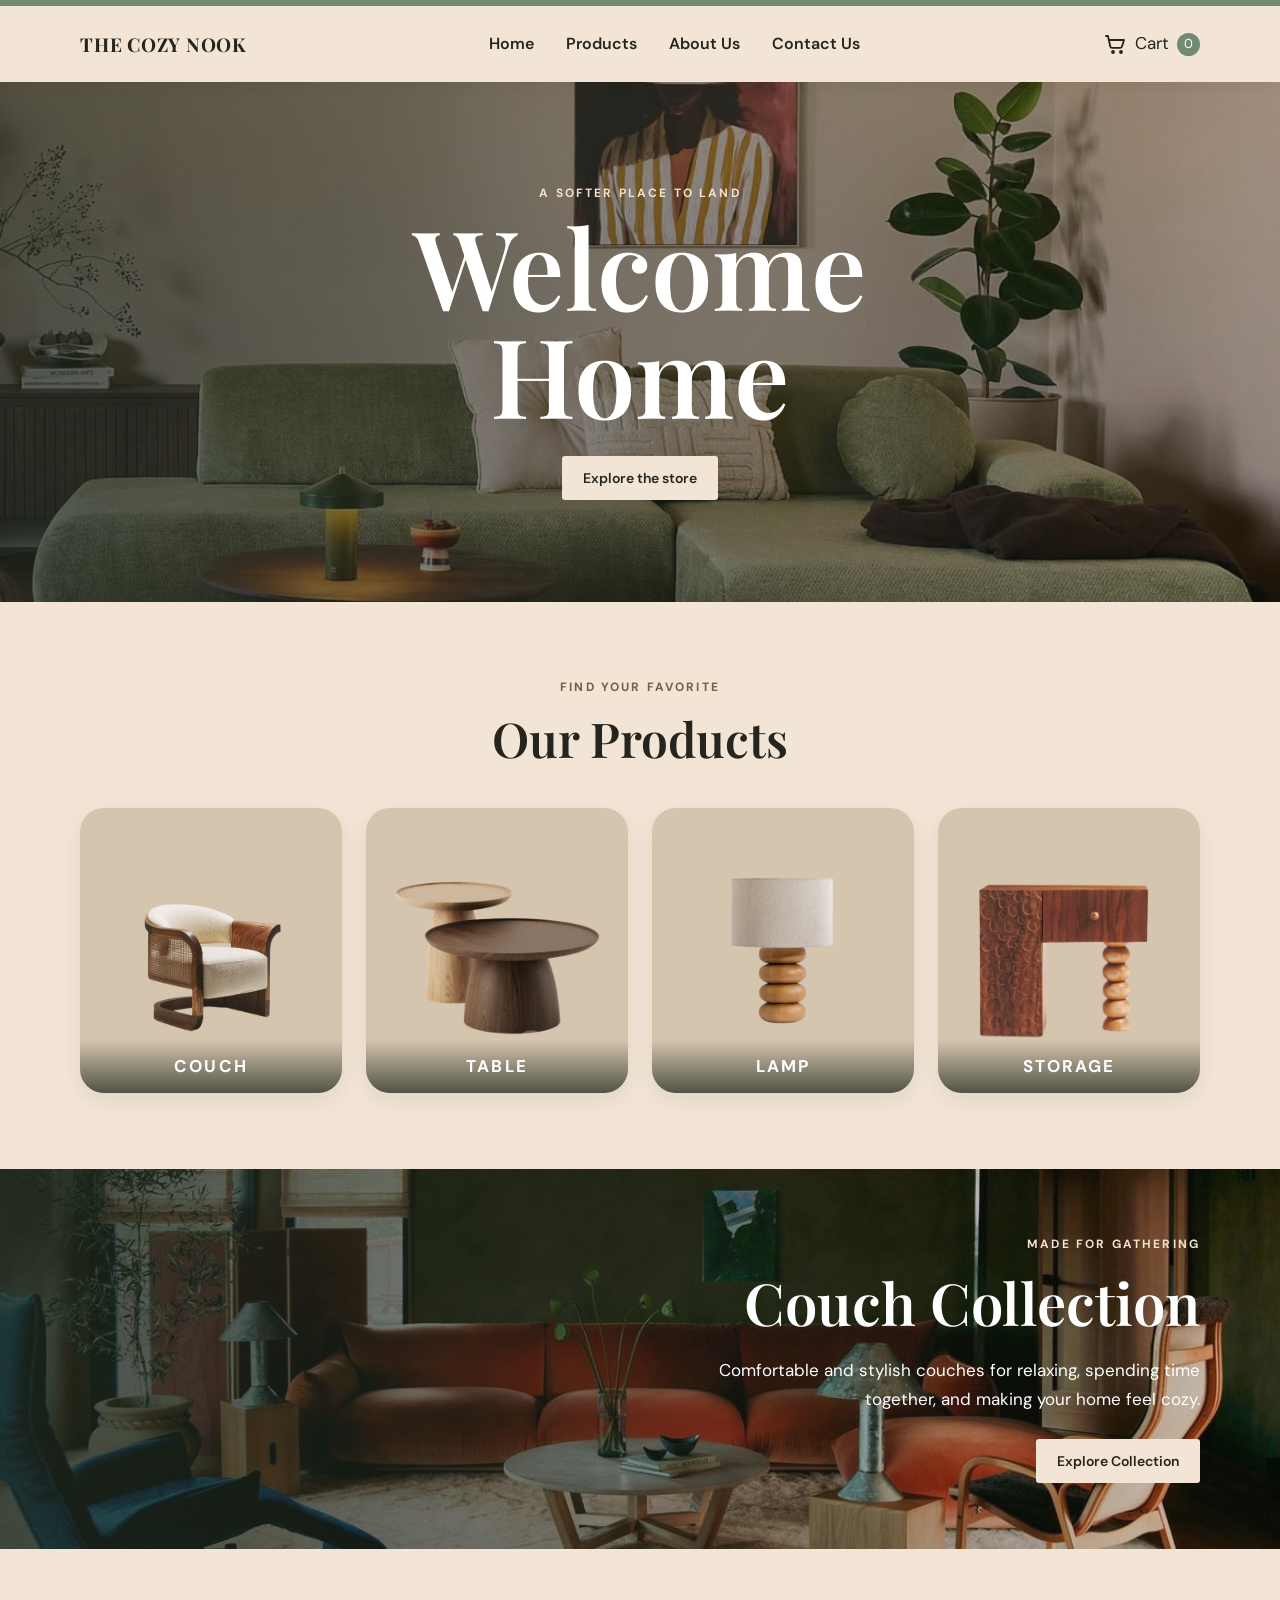
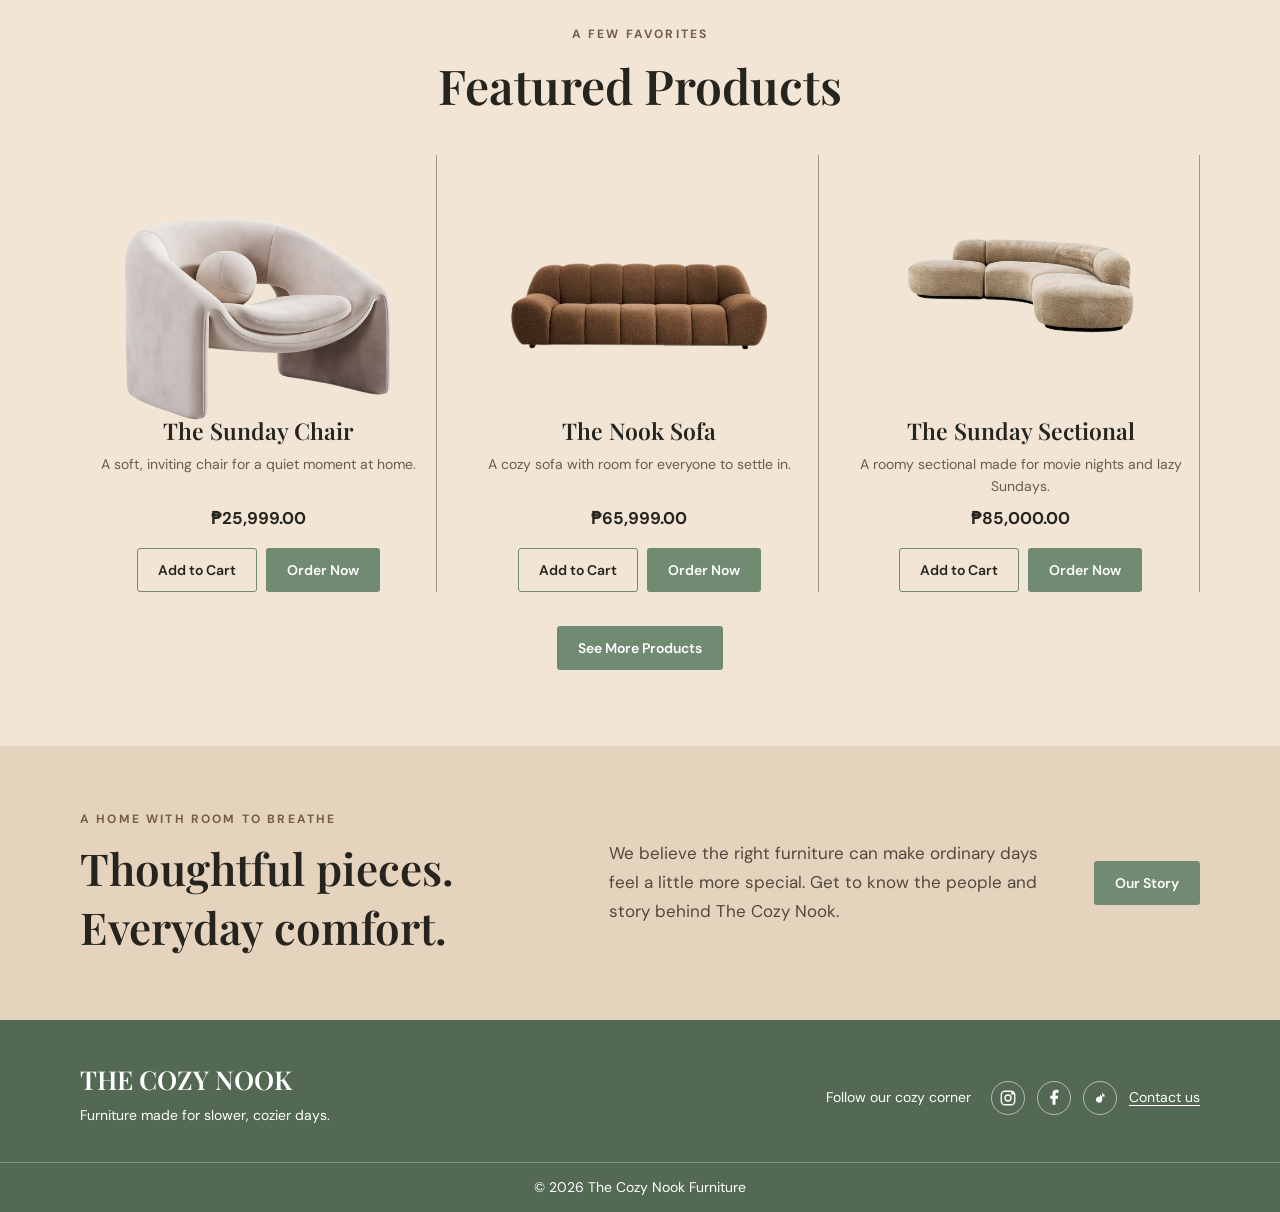
<file: index.html>
<!DOCTYPE html>
<html lang="en">
<head>
  <meta charset="UTF-8">
  <meta name="viewport" content="width=device-width, initial-scale=1.0">
  <meta name="description" content="The Cozy Nook — cozy, timeless furniture for Filipino homes.">
  <title>Home | The Cozy Nook</title>
  <link href="https://fonts.googleapis.com/css2?family=DM+Sans:wght@400;500;600;700&family=Playfair+Display:wght@500;600;700&display=swap" rel="stylesheet">
  <link href="https://cdn.jsdelivr.net/npm/bootstrap@5.3.3/dist/css/bootstrap.min.css" rel="stylesheet">
  <link rel="stylesheet" href="style.css">
  <script src="main.js" defer></script>
</head>
<body>
<header class="site-header">
  <nav class="site-container site-nav" aria-label="Main navigation">
    <a class="logo" href="index.html">THE COZY NOOK</a>
    <div class="nav-links">
      <a href="index.html">Home</a>
      <a href="product.html">Products</a>
      <a href="about.html">About Us</a>
      <a href="contact.html">Contact Us</a>
    </div>
    <button class="cart-display" id="cart-button" type="button" aria-label="Open cart">
      <svg viewBox="0 0 24 24" aria-hidden="true"><path d="M3 4h2l2.2 10.2a2 2 0 0 0 2 1.6h7.9a2 2 0 0 0 1.9-1.4L21 8H6"></path><circle cx="10" cy="20" r="1"></circle><circle cx="18" cy="20" r="1"></circle></svg>
      <span>Cart</span> <span class="cart-count">0</span>
     </button>
    </div>
  </nav>
</header>
<main>
  <section class="hero" id="home">
    <img class="hero-image" src="images/opt3.jpg" alt="A warm, comfortable living room">
    <div class="hero-shade"></div>
    <div class="hero-content">
      <p class="eyebrow">A softer place to land</p>
      <h1>Welcome<br>Home</h1>
      <a class="light-button" href="#our-products">Explore the store</a>
    </div>
  </section>

  <section class="section site-container" id="our-products">
    <p class="eyebrow text-center">Find your favorite</p>
    <h2 class="section-title">Our Products</h2>
    <div class="row g-4 category-grid">
      <div class="col-12 col-sm-6 col-lg-3"><a class="category-card" href="product.html#couch"><img src="images/couch.png" alt="Cozy couch"><span>COUCH</span></a></div>
      <div class="col-12 col-sm-6 col-lg-3"><a class="category-card" href="product.html#table"><img src="images/table.png" alt="Wooden table"><span>TABLE</span></a></div>
      <div class="col-12 col-sm-6 col-lg-3"><a class="category-card" href="product.html#lamp"><img src="images/lamp.png" alt="Table lamp"><span>LAMP</span></a></div>
      <div class="col-12 col-sm-6 col-lg-3"><a class="category-card" href="product.html#storage"><img src="images/storage.png" alt="Storage furniture"><span>STORAGE</span></a></div>
    </div>
  </section>

  <section class="collection-banner">
    <img src="images/cc3.jpg" alt="Comfortable couch in a cozy living room">
    <div class="collection-shade"></div>
    <div class="collection-content site-container">
      <p class="eyebrow">Made for gathering</p>
      <h2>Couch Collection</h2>
      <p>Comfortable and stylish couches for relaxing, spending time together, and making your home feel cozy.</p>
      <a class="light-button" href="product.html#couch">Explore Collection</a>
    </div>
  </section>

  <section class="section site-container">
    <p class="eyebrow text-center">A few favorites</p>
    <h2 class="section-title">Featured Products</h2>
    <div class="row g-4 featured-grid">
      <article class="col-12 col-md-6 col-lg-4"><div class="featured-card">
        <div class="featured-image"><img src="images/chair.png" alt="The Sunday Chair"></div>
        <h3>The Sunday Chair</h3><p class="product-description">A soft, inviting chair for a quiet moment at home.</p><p class="price">₱25,999.00</p>
        <div class="product-actions"><button class="outline-button add-button" type="button">Add to Cart</button><button class="dark-button order-button" type="button">Order Now</button></div>
      </div></article>
      <article class="col-12 col-md-6 col-lg-4"><div class="featured-card">
        <div class="featured-image"><img src="images/nook.png" alt="The Nook Sofa"></div>
        <h3>The Nook Sofa</h3><p class="product-description">A cozy sofa with room for everyone to settle in.</p><p class="price">₱65,999.00</p>
        <div class="product-actions"><button class="outline-button add-button" type="button">Add to Cart</button><button class="dark-button order-button" type="button">Order Now</button></div>
      </div></article>
      <article class="col-12 col-md-6 col-lg-4"><div class="featured-card">
        <div class="featured-image"><img src="images/sectional.png" alt="The Sunday Sectional"></div>
        <h3>The Sunday Sectional</h3><p class="product-description">A roomy sectional made for movie nights and lazy Sundays.</p><p class="price">₱85,000.00</p>
        <div class="product-actions"><button class="outline-button add-button" type="button">Add to Cart</button><button class="dark-button order-button" type="button">Order Now</button></div>
      </div></article>
    </div>
    <a class="see-more-button" href="product.html">See More Products</a>
  </section>

  <section class="home-story">
    <div class="site-container story-teaser">
      <div><p class="eyebrow">A home with room to breathe</p><h2>Thoughtful pieces.<br>Everyday comfort.</h2></div>
      <p>We believe the right furniture can make ordinary days feel a little more special. Get to know the people and story behind The Cozy Nook.</p>
      <a class="dark-button" href="about.html">Our Story</a>
    </div>
  </section>
</main>
<footer class="site-footer">
  <div class="site-container footer-content">
    <div>
      <h2>THE COZY NOOK</h2>
      <p>Furniture made for slower, cozier days.</p>
    </div>
    <div class="footer-socials">
      <p>Follow our cozy corner</p>
      <a href="contact.html" aria-label="Instagram, go to Contact Us"><svg viewBox="0 0 24 24" aria-hidden="true"><rect x="3" y="3" width="18" height="18" rx="5"></rect><circle cx="12" cy="12" r="4"></circle><circle cx="18" cy="6" r="1"></circle></svg></a>
      <a href="contact.html" aria-label="Facebook, go to Contact Us"><svg viewBox="0 0 24 24" aria-hidden="true"><path d="M14 21v-8h3l.5-4H14V7c0-1.2.4-2 2-2h2V1.4C17.2 1.2 16.2 1 15 1c-3.2 0-5 1.9-5 5.4V9H7v4h3v8z"></path></svg></a>
      <a href="contact.html" aria-label="TikTok, go to Contact Us"><svg viewBox="0 0 24 24" aria-hidden="true"><path d="M15 3v11.2a4.2 4.2 0 1 1-3-4V7.1c1.1 2 3.2 3.2 6 3.3V7.2c-1.8-.1-3-1.3-3-4.2z"></path></svg></a>
      <a class="footer-contact-link" href="contact.html">Contact us</a>
    </div>
  </div>
  <p class="copyright">© 2026 The Cozy Nook Furniture</p>
</footer>
<div class="cart-modal" id="cart-modal" hidden>
  <div class="cart-box" role="dialog" aria-modal="true" aria-labelledby="cart-title">
    <button class="close-cart" id="close-cart" type="button" aria-label="Close">x</button>
    <h2 id="cart-title">Your Cart</h2>
    <p id="cart-message"></p>
    <div class="cart-actions" id="cart-actions">
      <button class="dark-button" id="checkout-button" type="button">Check Out</button>
      <button class="outline-button" id="cancel-order-button" type="button">Cancel Order
      </button>
    </div>
  </div>
</div>
</body>
</html>
</file>
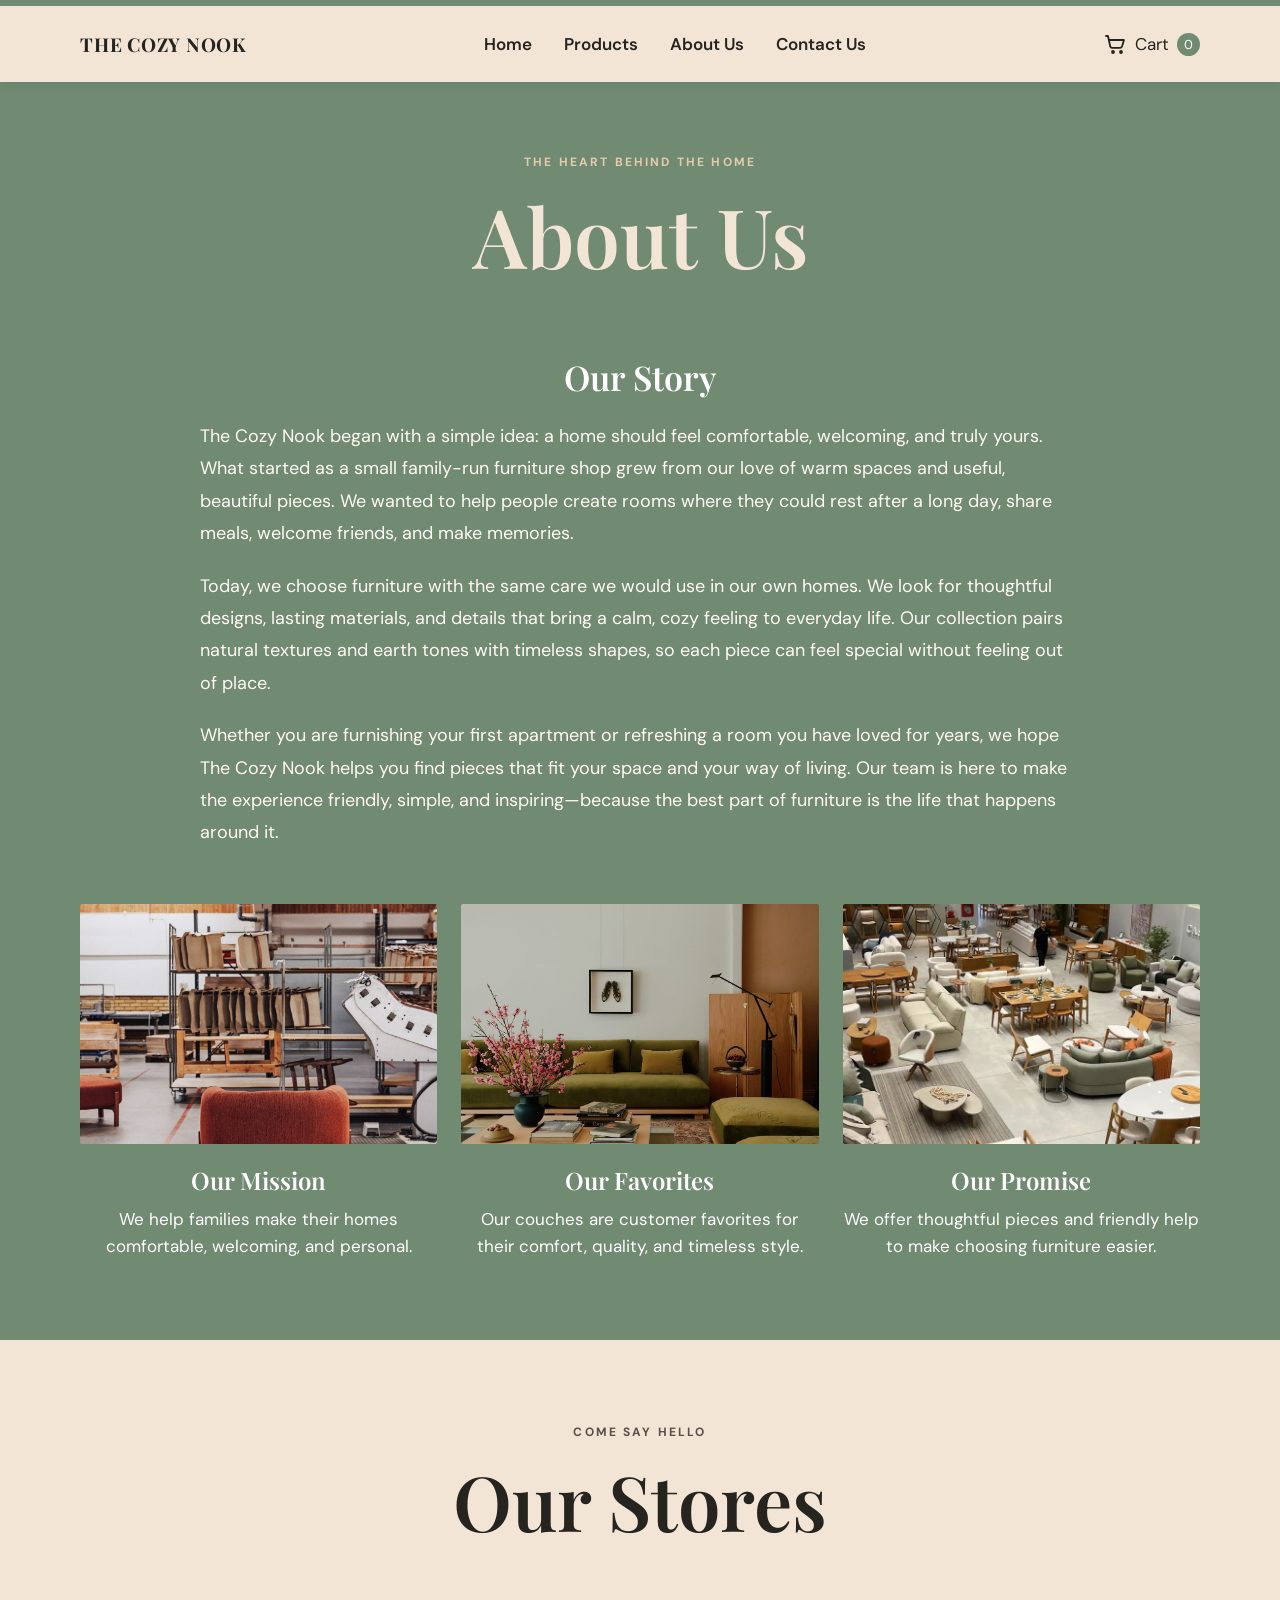
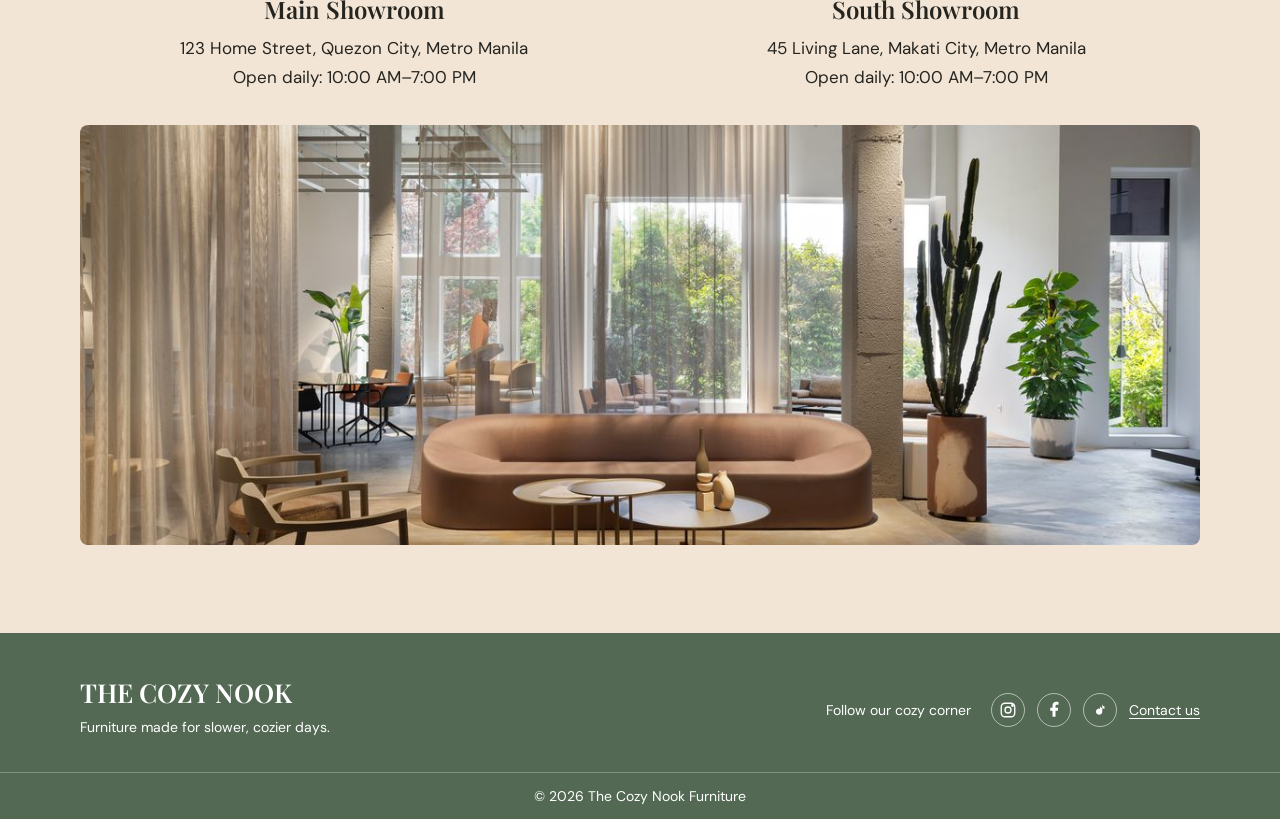
<file: about.html>
<!DOCTYPE html>
<html lang="en">
<head>
  <meta charset="UTF-8">
  <meta name="viewport" content="width=device-width, initial-scale=1.0">
  <meta name="description" content="The Cozy Nook — cozy, timeless furniture for Filipino homes.">
  <title>About Us | The Cozy Nook</title>
  <link href="https://fonts.googleapis.com/css2?family=DM+Sans:wght@400;500;600;700&family=Playfair+Display:wght@500;600;700&display=swap" rel="stylesheet">
  <link href="https://cdn.jsdelivr.net/npm/bootstrap@5.3.3/dist/css/bootstrap.min.css" rel="stylesheet">
  <link rel="stylesheet" href="style-a.css">
  <script src="main.js" defer></script>
</head>
<body>
<header class="site-header">
  <nav class="site-container site-nav" aria-label="Main navigation">
    <a class="logo" href="index.html">THE COZY NOOK</a>
    <div class="nav-links">
      <a href="index.html">Home</a>
      <a href="product.html">Products</a>
      <a href="about.html">About Us</a>
      <a href="contact.html">Contact Us</a>
    </div>
    <button class="cart-display" id="cart-button" type="button" aria-label="Open cart">
      <svg viewBox="0 0 24 24" aria-hidden="true"><path d="M3 4h2l2.2 10.2a2 2 0 0 0 2 1.6h7.9a2 2 0 0 0 1.9-1.4L21 8H6"></path><circle cx="10" cy="20" r="1"></circle><circle cx="18" cy="20" r="1"></circle></svg>
      <span>Cart</span><span class="cart-count" aria-live="polite">0</span>
    </button>
    </div>
  </nav>
</header>
<main>
  <section class="about-hero">
    <div class="site-container">
      <p class="eyebrow">The heart behind the home</p>
      <h1 class="about-title">About Us</h1>
      <h2 class="story-title">Our Story</h2>
      <p class="story-text">The Cozy Nook began with a simple idea: a home should feel comfortable, welcoming, and truly yours. What started as a small family-run furniture shop grew from our love of warm spaces and useful, beautiful pieces. We wanted to help people create rooms where they could rest after a long day, share meals, welcome friends, and make memories.</p>
      <p class="story-text">Today, we choose furniture with the same care we would use in our own homes. We look for thoughtful designs, lasting materials, and details that bring a calm, cozy feeling to everyday life. Our collection pairs natural textures and earth tones with timeless shapes, so each piece can feel special without feeling out of place.</p>
      <p class="story-text">Whether you are furnishing your first apartment or refreshing a room you have loved for years, we hope The Cozy Nook helps you find pieces that fit your space and your way of living. Our team is here to make the experience friendly, simple, and inspiring—because the best part of furniture is the life that happens around it.</p>
      <div class="about-grid row g-4">
        <article class="col-12 col-md-4"><div class="about-card"><img src="images/m.jpg" alt="Warm, welcoming living space"><h3>Our Mission</h3><p>We help families make their homes comfortable, welcoming, and personal.</p></div></article>
        <article class="col-12 col-md-4"><div class="about-card"><img src="images/cc4.jpg" alt="Cozy furniture in a living room"><h3>Our Favorites</h3><p>Our couches are customer favorites for their comfort, quality, and timeless style.</p></div></article>
        <article class="col-12 col-md-4"><div class="about-card"><img src="images/v.jpg" alt="Details from The Cozy Nook collection"><h3>Our Promise</h3><p>We offer thoughtful pieces and friendly help to make choosing furniture easier.</p></div></article>
      </div>
    </div>
  </section>
  <section class="stores-section site-container" id="stores">
    <p class="eyebrow-1">Come say hello</p>
    <h2 class="stores-title">Our Stores</h2>
    <div class="store-info row g-4">
      <article class="col-12 col-md-6"><div class="store-card"><h3>Main Showroom</h3><p>123 Home Street, Quezon City, Metro Manila</p><p>Open daily: 10:00 AM–7:00 PM</p></div></article>
      <article class="col-12 col-md-6"><div class="store-card"><h3>South Showroom</h3><p>45 Living Lane, Makati City, Metro Manila</p><p>Open daily: 10:00 AM–7:00 PM</p></div></article>
    </div>
    <img class="store-image" src="images/store1.jpg" alt="The Cozy Nook showroom">
  </section>
</main>
<footer class="site-footer">
  <div class="site-container footer-content">
    <div>
      <h2>THE COZY NOOK</h2>
      <p>Furniture made for slower, cozier days.</p>
    </div>
    <div class="footer-socials">
      <p>Follow our cozy corner</p>
      <a href="contact.html" aria-label="Instagram, go to Contact Us"><svg viewBox="0 0 24 24" aria-hidden="true"><rect x="3" y="3" width="18" height="18" rx="5"></rect><circle cx="12" cy="12" r="4"></circle><circle cx="18" cy="6" r="1"></circle></svg></a>
      <a href="contact.html" aria-label="Facebook, go to Contact Us"><svg viewBox="0 0 24 24" aria-hidden="true"><path d="M14 21v-8h3l.5-4H14V7c0-1.2.4-2 2-2h2V1.4C17.2 1.2 16.2 1 15 1c-3.2 0-5 1.9-5 5.4V9H7v4h3v8z"></path></svg></a>
      <a href="contact.html" aria-label="TikTok, go to Contact Us"><svg viewBox="0 0 24 24" aria-hidden="true"><path d="M15 3v11.2a4.2 4.2 0 1 1-3-4V7.1c1.1 2 3.2 3.2 6 3.3V7.2c-1.8-.1-3-1.3-3-4.2z"></path></svg></a>
      <a class="footer-contact-link" href="contact.html">Contact us</a>
    </div>
  </div>
  <p class="copyright">© 2026 The Cozy Nook Furniture</p>
</footer>
<div class="cart-modal" id="cart-modal" hidden>
  <div class="cart-box" role="dialog" aria-modal="true" aria-labelledby="cart-title">
    <button class="close-cart" id="close-cart" type="button" aria-label="Close">x</button>
    <h2 id="cart-title">Your Cart</h2>
    <p id="cart-message"></p>
    <div class="cart-actions" id="cart-actions">
      <button class="dark-button" id="checkout-button" type="button">Check Out</button>
      <button class="outline-button" id="cancel-order-button" type="button">Cancel Order
      </button>
    </div>
  </div>
</div>
</body>
</html>
</file>
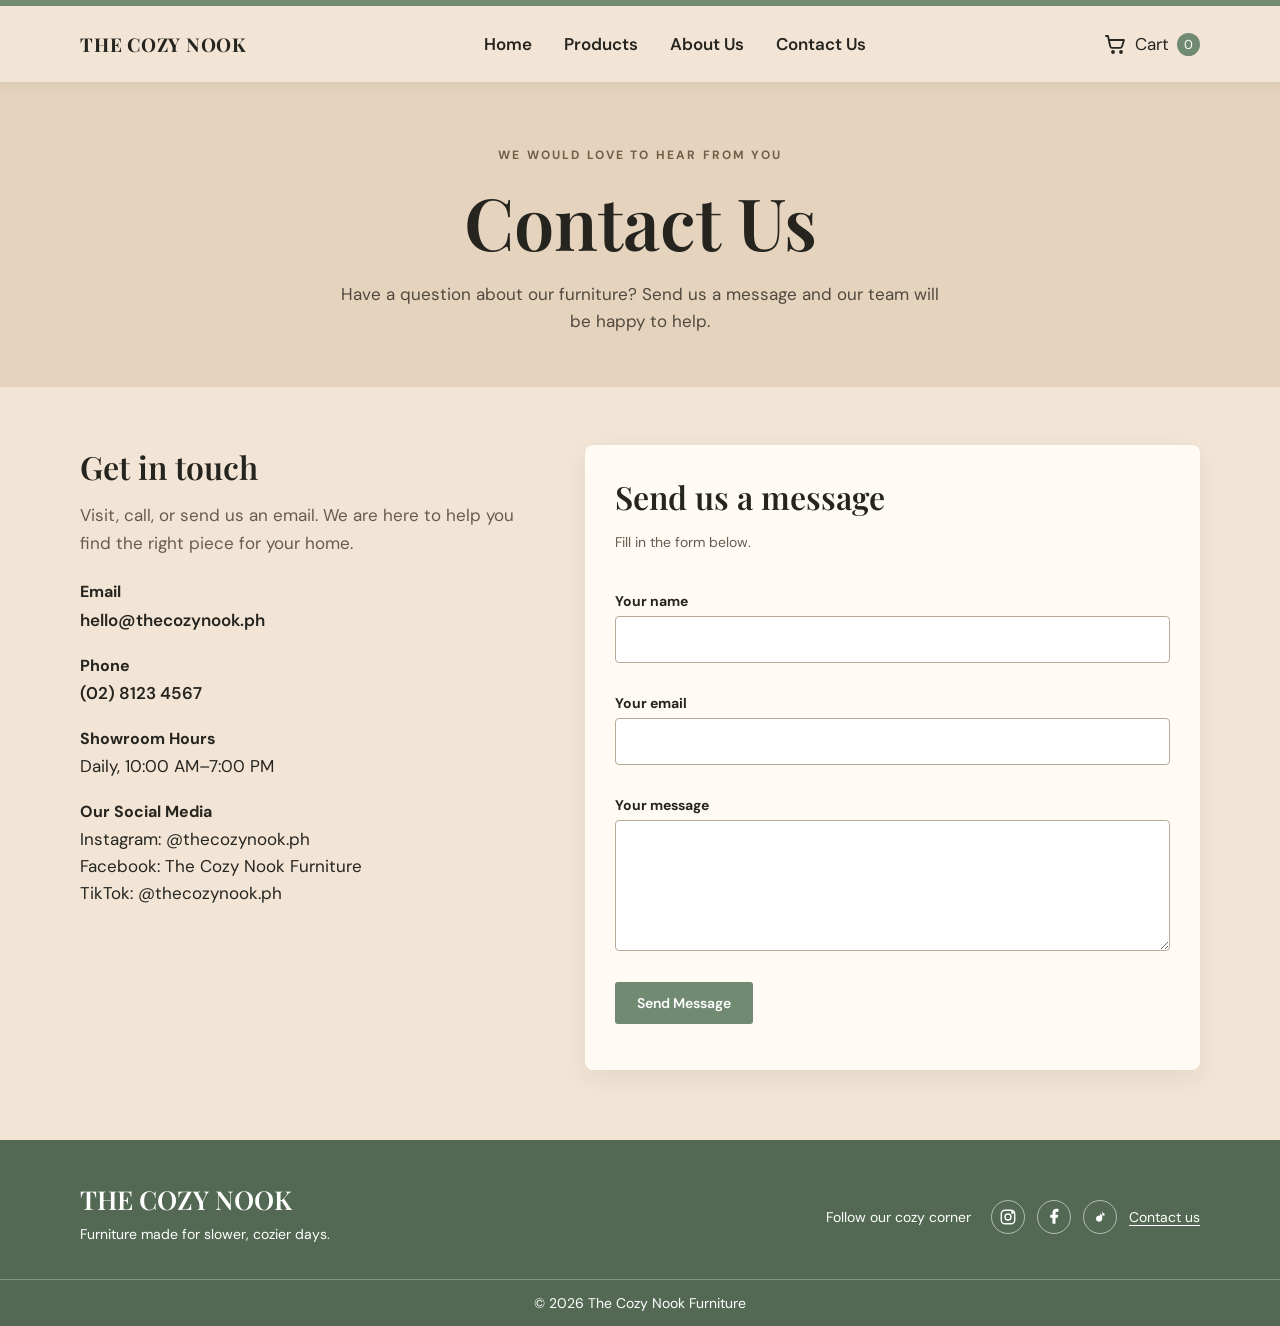
<file: contact.html>
<!DOCTYPE html>
<html lang="en">
<head>
  <meta charset="UTF-8">
  <meta name="viewport" content="width=device-width, initial-scale=1.0">
  <meta name="description" content="The Cozy Nook — cozy, timeless furniture for Filipino homes.">
  <title>Contact Us | The Cozy Nook</title>
  <link href="https://fonts.googleapis.com/css2?family=DM+Sans:wght@400;500;600;700&family=Playfair+Display:wght@500;600;700&display=swap" rel="stylesheet">
  <link href="https://cdn.jsdelivr.net/npm/bootstrap@5.3.3/dist/css/bootstrap.min.css" rel="stylesheet">
  <link rel="stylesheet" href="style-c.css">
  <script src="main.js" defer></script>
</head>
<body>
<header class="site-header">
  <nav class="site-container site-nav" aria-label="Main navigation">
    <a class="logo" href="index.html">THE COZY NOOK</a>
    <div class="nav-links">
      <a href="index.html">Home</a>
      <a href="product.html">Products</a>
      <a href="about.html">About Us</a>
      <a href="contact.html">Contact Us</a>
    </div>
    <button class="cart-display" id="cart-button" type="button" aria-label="Open cart">
      <svg viewBox="0 0 24 24" aria-hidden="true"><path d="M3 4h2l2.2 10.2a2 2 0 0 0 2 1.6h7.9a2 2 0 0 0 1.9-1.4L21 8H6"></path><circle cx="10" cy="20" r="1"></circle><circle cx="18" cy="20" r="1"></circle></svg>
      <span>Cart</span><span class="cart-count" aria-live="polite">0</span>
     </button>
    </div>
  </nav>
</header>
<main>
  <section class="contact-intro">
    <div class="site-container"><p class="eyebrow">We would love to hear from you</p><h1>Contact Us</h1><p>Have a question about our furniture? Send us a message and our team will be happy to help.</p></div>
  </section>
  <section class="contact-layout site-container">
    <div class="contact-details">
      <h2>Get in touch</h2>
      <p>Visit, call, or send us an email. We are here to help you find the right piece for your home.</p>
      <div class="contact-item"><h3>Email</h3><a>hello@thecozynook.ph</a></div>
      <div class="contact-item"><h3>Phone</h3><a>(02) 8123 4567</a></div>
      <div class="contact-item"><h3>Showroom Hours</h3><p>Daily, 10:00 AM–7:00 PM</p></div>
      <div class="contact-item"><h3>Our Social Media</h3><p>Instagram: @thecozynook.ph</p><p>Facebook: The Cozy Nook Furniture</p><p>TikTok: @thecozynook.ph</p></div>
    </div>
    <div class="contact-form-card">
      <h2>Send us a message</h2>
      <p class="form-note">Fill in the form below.</p>
      <form id="contact-form" novalidate>
        <label for="name">Your name</label>
        <input id="name" name="name" type="text" autocomplete="name" required>
        <small class="field-error" id="name-error"></small>

        <label for="email">Your email</label>
        <input id="email" name="email" type="email" autocomplete="email" required>
        <small class="field-error" id="email-error"></small>

        <label for="message">Your message</label>
        <textarea id="message" name="message" rows="5" required></textarea>
        <small class="field-error" id="message-error"></small>

        <button class="dark-button send-button" type="submit">Send Message</button>
        <p class="form-status" id="form-status" role="status" aria-live="polite"></p>
      </form>
    </div>
  </section>
</main>
<footer class="site-footer">
  <div class="site-container footer-content">
    <div>
      <h2>THE COZY NOOK</h2>
      <p>Furniture made for slower, cozier days.</p>
    </div>
    <div class="footer-socials">
      <p>Follow our cozy corner</p>
      <a href="contact.html" aria-label="Instagram, go to Contact Us"><svg viewBox="0 0 24 24" aria-hidden="true"><rect x="3" y="3" width="18" height="18" rx="5"></rect><circle cx="12" cy="12" r="4"></circle><circle cx="18" cy="6" r="1"></circle></svg></a>
      <a href="contact.html" aria-label="Facebook, go to Contact Us"><svg viewBox="0 0 24 24" aria-hidden="true"><path d="M14 21v-8h3l.5-4H14V7c0-1.2.4-2 2-2h2V1.4C17.2 1.2 16.2 1 15 1c-3.2 0-5 1.9-5 5.4V9H7v4h3v8z"></path></svg></a>
      <a href="contact.html" aria-label="TikTok, go to Contact Us"><svg viewBox="0 0 24 24" aria-hidden="true"><path d="M15 3v11.2a4.2 4.2 0 1 1-3-4V7.1c1.1 2 3.2 3.2 6 3.3V7.2c-1.8-.1-3-1.3-3-4.2z"></path></svg></a>
      <a class="footer-contact-link" href="contact.html">Contact us</a>
    </div>
  </div>
  <p class="copyright">© 2026 The Cozy Nook Furniture</p>
</footer>
<div class="cart-modal" id="cart-modal" hidden>
  <div class="cart-box" role="dialog" aria-modal="true" aria-labelledby="cart-title">
    <button class="close-cart" id="close-cart" type="button" aria-label="Close">x</button>
    <h2 id="cart-title">Your Cart</h2>
    <p id="cart-message"></p>
    <div class="cart-actions" id="cart-actions">
      <button class="dark-button" id="checkout-button" type="button">Check Out</button>
      <button class="outline-button" id="cancel-order-button" type="button">Cancel Order
      </button>
    </div>
  </div>
</div>
</body>
</html>
</file>
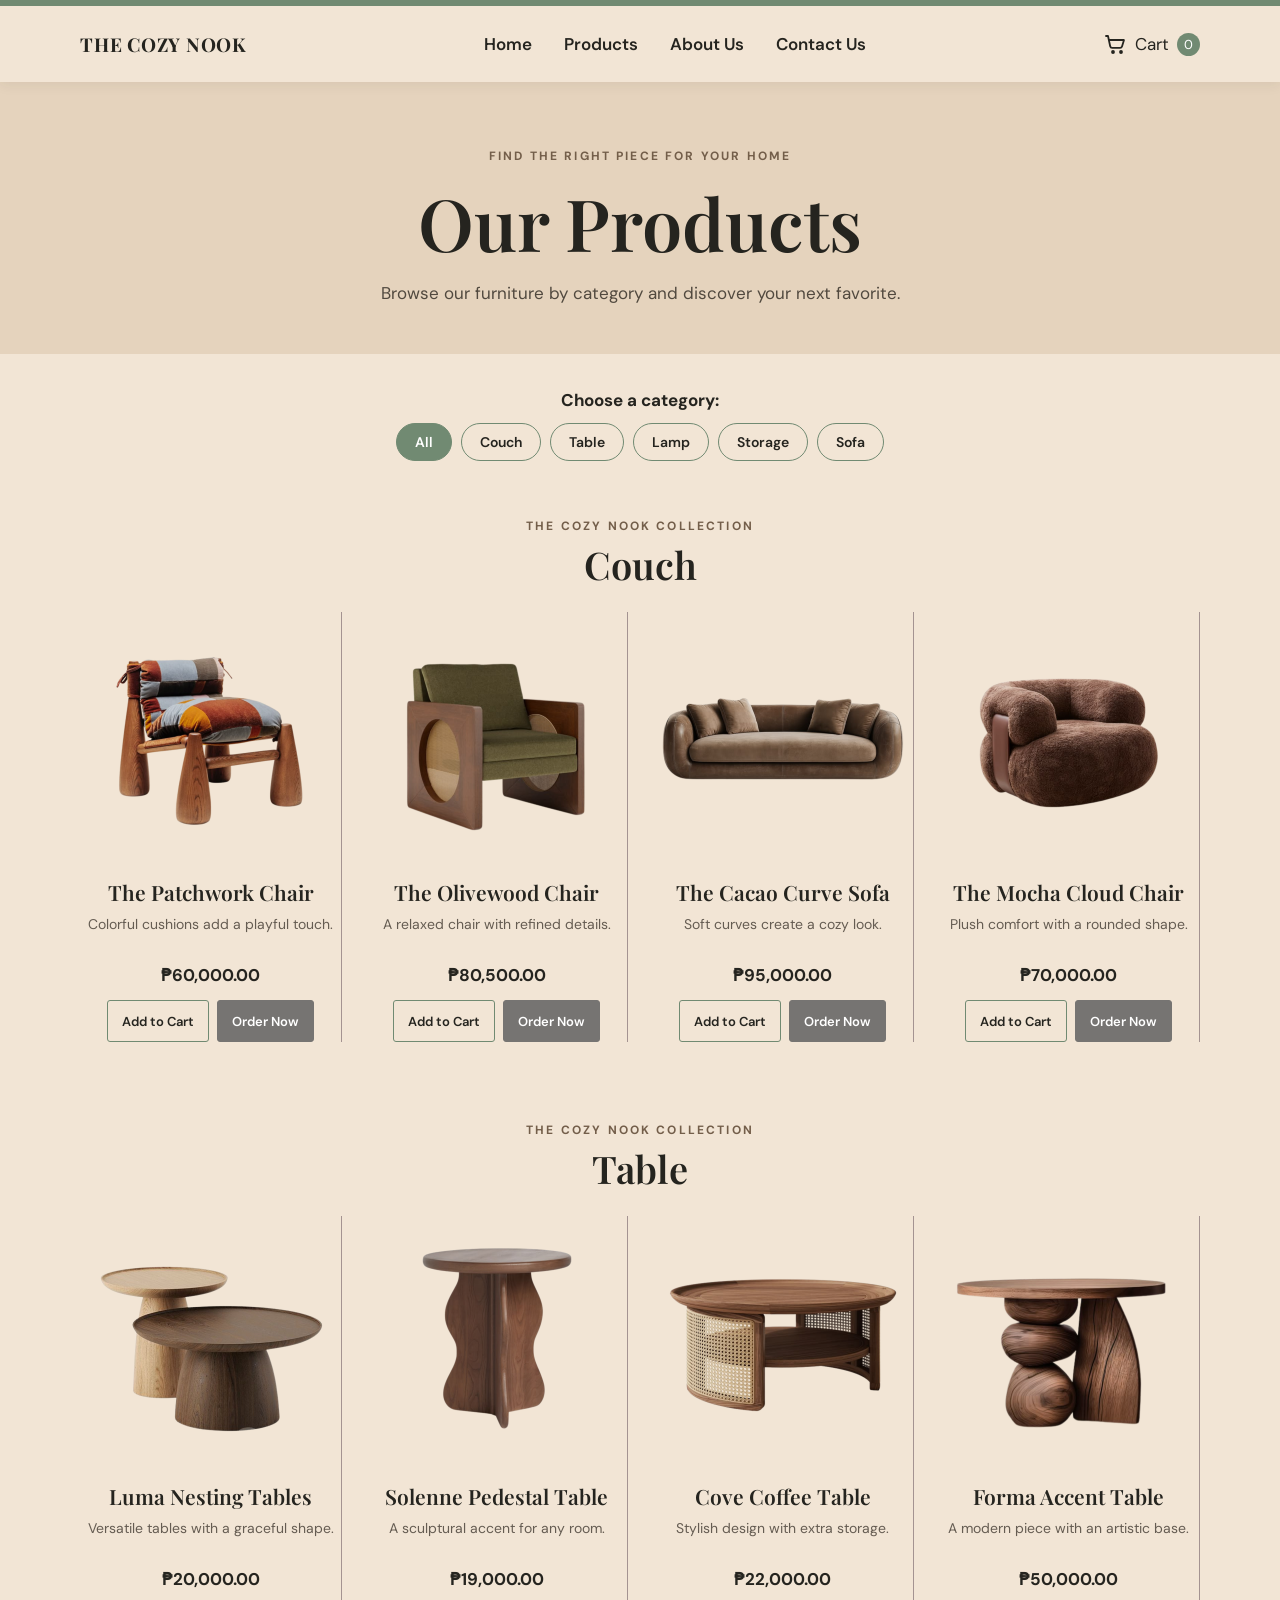
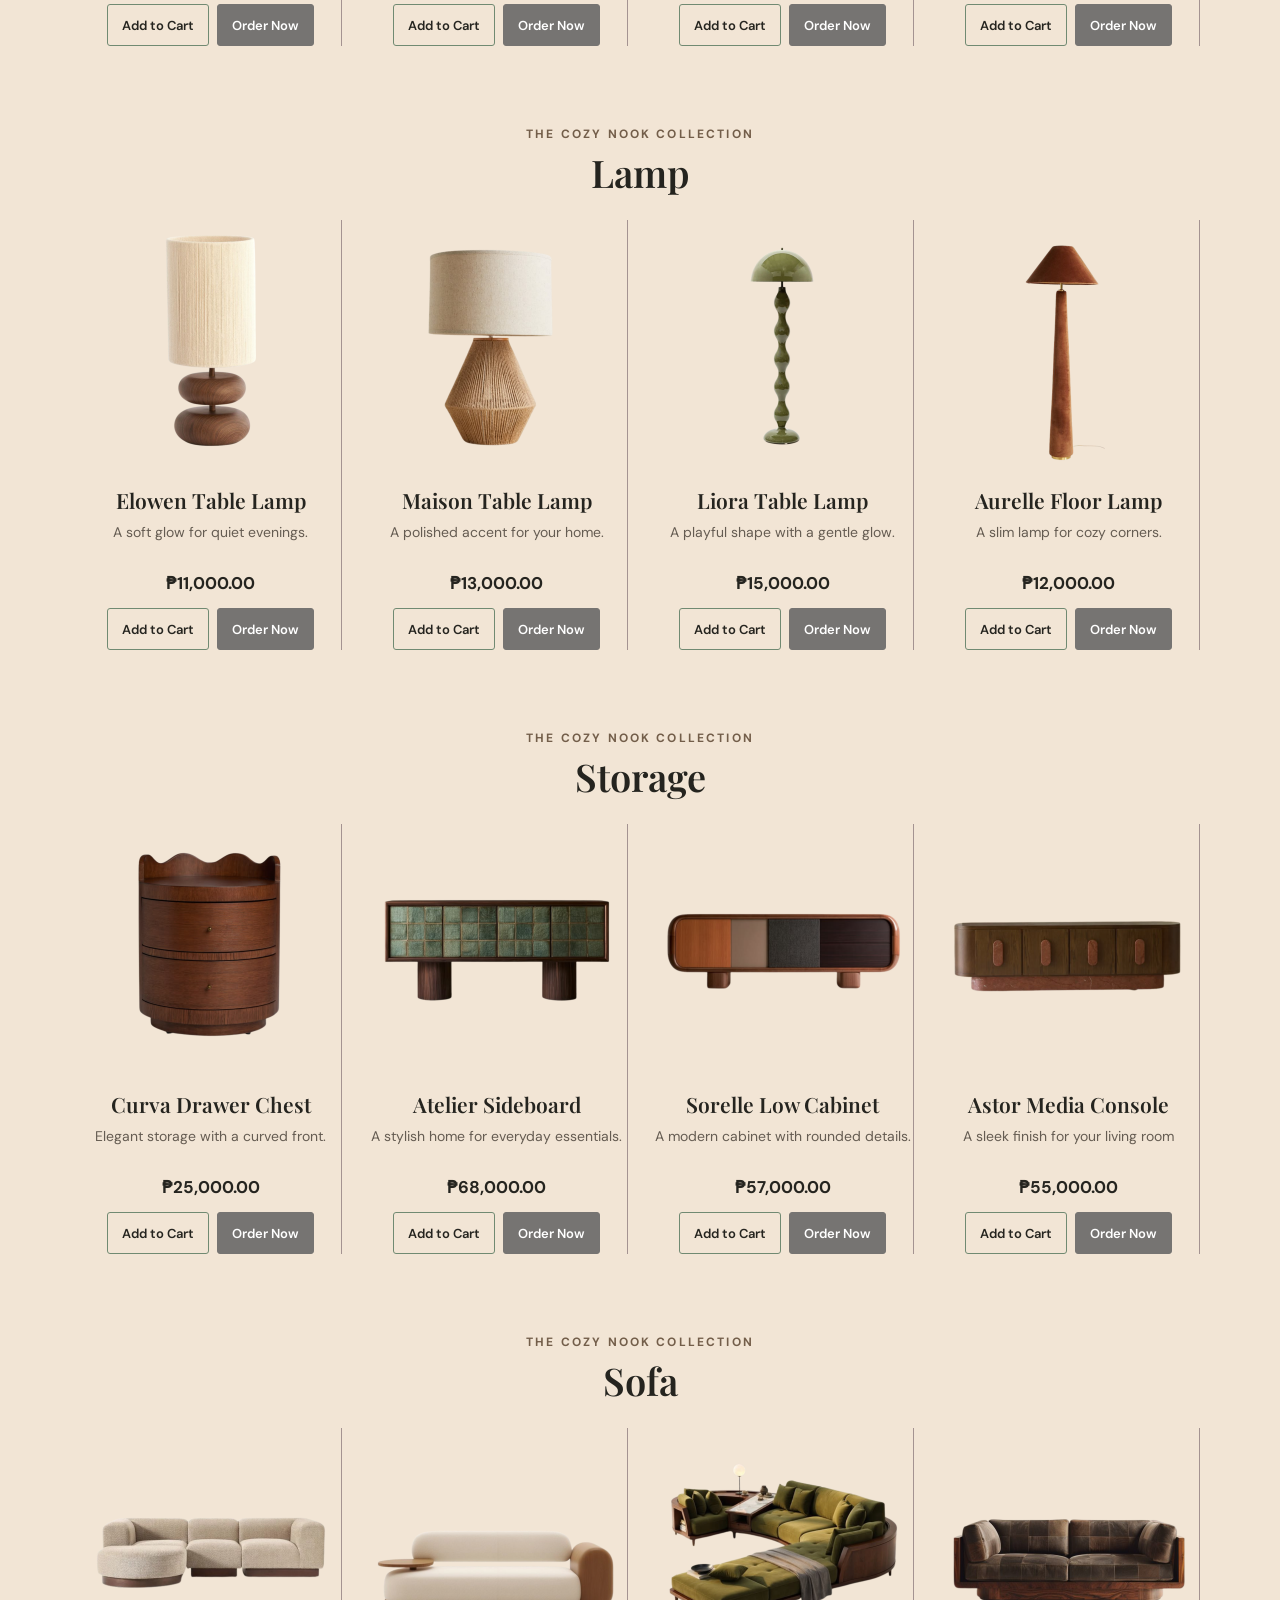
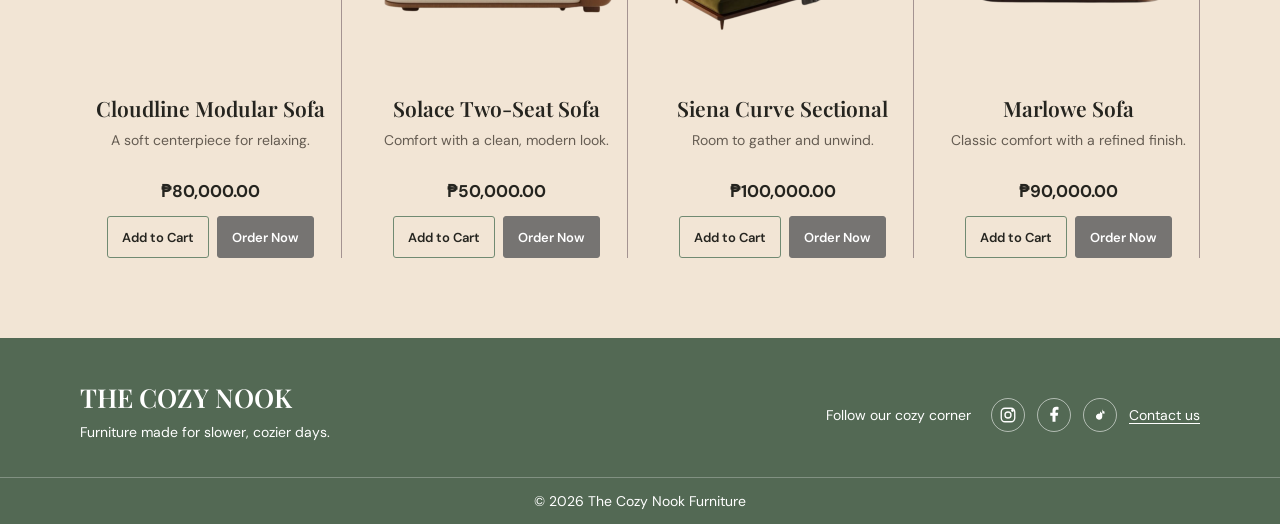
<file: product.html>
<!DOCTYPE html>
<html lang="en">

<head>
  <meta charset="UTF-8">
  <meta name="viewport" content="width=device-width, initial-scale=1.0">
  <meta name="description" content="The Cozy Nook — cozy, timeless furniture for Filipino homes.">
  <title>Products | The Cozy Nook</title>
  <link
    href="https://fonts.googleapis.com/css2?family=DM+Sans:wght@400;500;600;700&family=Playfair+Display:wght@500;600;700&display=swap"
    rel="stylesheet">
  <link href="https://cdn.jsdelivr.net/npm/bootstrap@5.3.3/dist/css/bootstrap.min.css" rel="stylesheet">
  <link rel="stylesheet" href="style-p.css">
  <script src="main.js" defer></script>
</head>

<body>
  <header class="site-header">
    <nav class="site-container site-nav" aria-label="Main navigation">
      <a class="logo" href="index.html">THE COZY NOOK</a>
      <div class="nav-links">
        <a href="index.html">Home</a>
        <a href="product.html">Products</a>
        <a href="about.html">About Us</a>
        <a href="contact.html">Contact Us</a>
      </div>
    <button class="cart-display" id="cart-button" type="button" aria-label="Open cart">
      <svg viewBox="0 0 24 24" aria-hidden="true"><path d="M3 4h2l2.2 10.2a2 2 0 0 0 2 1.6h7.9a2 2 0 0 0 1.9-1.4L21 8H6"></path><circle cx="10" cy="20" r="1"></circle><circle cx="18" cy="20" r="1"></circle></svg>
      <span>Cart</span><span class="cart-count" aria-live="polite">0</span>
     </button>
    </div>
    </nav>
  </header>
  <main>
    <section class="products-intro">
      <div class="site-container">
        <p class="eyebrow">Find the right piece for your home</p>
        <h1>Our Products</h1>
        <p>Browse our furniture by category and discover your next favorite.</p>
      </div>
    </section>
    <section class="filter-area site-container" aria-label="Filter products by category">
      <p class="filter-label">Choose a category:</p>
      <div class="filter-buttons">
        <button class="filter-button active" type="button" data-filter="all" aria-pressed="true">All</button>
        <button class="filter-button" type="button" data-filter="couch" aria-pressed="false">Couch</button>
        <button class="filter-button" type="button" data-filter="table" aria-pressed="false">Table</button>
        <button class="filter-button" type="button" data-filter="lamp" aria-pressed="false">Lamp</button>
        <button class="filter-button" type="button" data-filter="storage" aria-pressed="false">Storage</button>
        <button class="filter-button" type="button" data-filter="sofa" aria-pressed="false">Sofa</button>
      </div>
    </section>
    <div class="catalog">
      <section class="product-category site-container" id="couch" data-category-section="couch">
        <div class="category-heading">
          <p class="eyebrow">The Cozy Nook collection</p>
          <h2>Couch</h2>
        </div>
        <div class="row g-4">
          <article class="col-12 col-sm-6 col-lg-3 product-item" data-category="couch">
            <div class="product-card">
              <div class="product-image"><img src="images/couch1.png" alt="Chair"></div>
              <h3>The Patchwork Chair</h3>
              <p class="product-description">Colorful cushions add a playful touch.</p>
              <p class="price">₱60,000.00</p>
              <div class="product-actions"><button class="outline-button add-button" type="button">Add to
                  Cart</button><button class="dark-button order-button" type="button">Order Now</button></div>
            </div>
          </article>
          <article class="col-12 col-sm-6 col-lg-3 product-item" data-category="couch">
            <div class="product-card">
              <div class="product-image"><img src="images/couch2.png" alt="Chair"></div>
              <h3>The Olivewood Chair</h3>
              <p class="product-description">A relaxed chair with refined details.</p>
              <p class="price">₱80,500.00</p>
              <div class="product-actions"><button class="outline-button add-button" type="button">Add to
                  Cart</button><button class="dark-button order-button" type="button">Order Now</button></div>
            </div>
          </article>
          <article class="col-12 col-sm-6 col-lg-3 product-item" data-category="couch">
            <div class="product-card">
              <div class="product-image"><img src="images/couch3.png" alt="Chair"></div>
              <h3>The Cacao Curve Sofa</h3>
              <p class="product-description">Soft curves create a cozy look.</p>
              <p class="price">₱95,000.00</p>
              <div class="product-actions"><button class="outline-button add-button" type="button">Add to
                  Cart</button><button class="dark-button order-button" type="button">Order Now</button></div>
            </div>
          </article>
          <article class="col-12 col-sm-6 col-lg-3 product-item" data-category="couch">
            <div class="product-card">
              <div class="product-image"><img src="images/couch4.png" alt="Chair"></div>
              <h3>The Mocha Cloud Chair</h3>
              <p class="product-description">Plush comfort with a rounded shape.</p>
              <p class="price">₱70,000.00</p>
              <div class="product-actions"><button class="outline-button add-button" type="button">Add to
                  Cart</button><button class="dark-button order-button" type="button">Order Now</button></div>
            </div>
          </article>
        </div>
      </section>
      <section class="product-category site-container" id="table" data-category-section="table">
        <div class="category-heading">
          <p class="eyebrow">The Cozy Nook collection</p>
          <h2>Table</h2>
        </div>
        <div class="row g-4">
          <article class="col-12 col-sm-6 col-lg-3 product-item" data-category="table">
            <div class="product-card">
              <div class="product-image"><img src="images/table.png" alt="Chair"></div>
              <h3>Luma Nesting Tables</h3>
              <p class="product-description">Versatile tables with a graceful shape.</p>
              <p class="price">₱20,000.00</p>
              <div class="product-actions"><button class="outline-button add-button" type="button">Add to
                  Cart</button><button class="dark-button order-button" type="button">Order Now</button></div>
            </div>
          </article>
          <article class="col-12 col-sm-6 col-lg-3 product-item" data-category="table">
            <div class="product-card">
              <div class="product-image"><img src="images/table1.png" alt="Chair"></div>
              <h3>Solenne Pedestal Table</h3>
              <p class="product-description">A sculptural accent for any room.</p>
              <p class="price">₱19,000.00</p>
              <div class="product-actions"><button class="outline-button add-button" type="button">Add to
                  Cart</button><button class="dark-button order-button" type="button">Order Now</button></div>
            </div>
          </article>
          <article class="col-12 col-sm-6 col-lg-3 product-item" data-category="table">
            <div class="product-card">
              <div class="product-image"><img src="images/table2.png" alt="Chair"></div>
              <h3>Cove Coffee Table</h3>
              <p class="product-description">Stylish design with extra storage.</p>
              <p class="price">₱22,000.00</p>
              <div class="product-actions"><button class="outline-button add-button" type="button">Add to
                  Cart</button><button class="dark-button order-button" type="button">Order Now</button></div>
            </div>
          </article>
          <article class="col-12 col-sm-6 col-lg-3 product-item" data-category="table">
            <div class="product-card">
              <div class="product-image"><img src="images/table3.png" alt="Chair"></div>
              <h3>Forma Accent Table</h3>
              <p class="product-description">A modern piece with an artistic base.</p>
              <p class="price">₱50,000.00</p>
              <div class="product-actions"><button class="outline-button add-button" type="button">Add to
                  Cart</button><button class="dark-button order-button" type="button">Order Now</button></div>
            </div>
          </article>
        </div>
      </section>
      <section class="product-category site-container" id="lamp" data-category-section="lamp">
        <div class="category-heading">
          <p class="eyebrow">The Cozy Nook collection</p>
          <h2>Lamp</h2>
        </div>
        <div class="row g-4">
          <article class="col-12 col-sm-6 col-lg-3 product-item" data-category="lamp">
            <div class="product-card">
              <div class="product-image"><img src="images/lamp1.png" alt="Chair"></div>
              <h3>Elowen Table Lamp</h3>
              <p class="product-description">A soft glow for quiet evenings.</p>
              <p class="price">₱11,000.00</p>
              <div class="product-actions"><button class="outline-button add-button" type="button">Add to
                  Cart</button><button class="dark-button order-button" type="button">Order Now</button></div>
            </div>
          </article>
          <article class="col-12 col-sm-6 col-lg-3 product-item" data-category="lamp">
            <div class="product-card">
              <div class="product-image"><img src="images/lamp2.png" alt="Chair"></div>
              <h3>Maison Table Lamp</h3>
              <p class="product-description">A polished accent for your home.</p>
              <p class="price">₱13,000.00</p>
              <div class="product-actions"><button class="outline-button add-button" type="button">Add to
                  Cart</button><button class="dark-button order-button" type="button">Order Now</button></div>
            </div>
          </article>
          <article class="col-12 col-sm-6 col-lg-3 product-item" data-category="lamp">
            <div class="product-card">
              <div class="product-image"><img src="images/lamp3.png" alt="Chair"></div>
              <h3>Liora Table Lamp</h3>
              <p class="product-description">A playful shape with a gentle glow.</p>
              <p class="price">₱15,000.00</p>
              <div class="product-actions"><button class="outline-button add-button" type="button">Add to
                  Cart</button><button class="dark-button order-button" type="button">Order Now</button></div>
            </div>
          </article>
          <article class="col-12 col-sm-6 col-lg-3 product-item" data-category="lamp">
            <div class="product-card">
              <div class="product-image"><img src="images/lamp4.png" alt="Chair"></div>
              <h3>Aurelle Floor Lamp</h3>
              <p class="product-description">A slim lamp for cozy corners.</p>
              <p class="price">₱12,000.00</p>
              <div class="product-actions"><button class="outline-button add-button" type="button">Add to
                  Cart</button><button class="dark-button order-button" type="button">Order Now</button></div>
            </div>
          </article>
        </div>
      </section>
      <section class="product-category site-container" id="storage" data-category-section="storage">
        <div class="category-heading">
          <p class="eyebrow">The Cozy Nook collection</p>
          <h2>Storage</h2>
        </div>
        <div class="row g-4">
          <article class="col-12 col-sm-6 col-lg-3 product-item" data-category="storage">
            <div class="product-card">
              <div class="product-image"><img src="images/storage1.png" alt="Chair"></div>
              <h3>Curva Drawer Chest</h3>
              <p class="product-description">Elegant storage with a curved front.</p>
              <p class="price">₱25,000.00</p>
              <div class="product-actions"><button class="outline-button add-button" type="button">Add to
                  Cart</button><button class="dark-button order-button" type="button">Order Now</button></div>
            </div>
          </article>
          <article class="col-12 col-sm-6 col-lg-3 product-item" data-category="storage">
            <div class="product-card">
              <div class="product-image"><img src="images/storage2.png" alt="Chair"></div>
              <h3>Atelier Sideboard</h3>
              <p class="product-description">A stylish home for everyday essentials.</p>
              <p class="price">₱68,000.00</p>
              <div class="product-actions"><button class="outline-button add-button" type="button">Add to
                  Cart</button><button class="dark-button order-button" type="button">Order Now</button></div>
            </div>
          </article>
          <article class="col-12 col-sm-6 col-lg-3 product-item" data-category="storage">
            <div class="product-card">
              <div class="product-image"><img src="images/storage3.png" alt="Chair"></div>
              <h3>Sorelle Low Cabinet</h3>
              <p class="product-description">A modern cabinet with rounded details.</p>
              <p class="price">₱57,000.00</p>
              <div class="product-actions"><button class="outline-button add-button" type="button">Add to
                  Cart</button><button class="dark-button order-button" type="button">Order Now</button></div>
            </div>
          </article>
          <article class="col-12 col-sm-6 col-lg-3 product-item" data-category="storage">
            <div class="product-card">
              <div class="product-image"><img src="images/storage4.png" alt="Chair"></div>
              <h3>Astor Media Console</h3>
              <p class="product-description">A sleek finish for your living room</p>
              <p class="price">₱55,000.00</p>
              <div class="product-actions"><button class="outline-button add-button" type="button">Add to
                  Cart</button><button class="dark-button order-button" type="button">Order Now</button></div>
            </div>
          </article>
        </div>
      </section>
      <section class="product-category site-container" id="sofa" data-category-section="sofa">
        <div class="category-heading">
          <p class="eyebrow">The Cozy Nook collection</p>
          <h2>Sofa</h2>
        </div>
        <div class="row g-4">
          <article class="col-12 col-sm-6 col-lg-3 product-item" data-category="sofa">
            <div class="product-card">
              <div class="product-image"><img src="images/sofa1.png" alt="Chair"></div>
              <h3>Cloudline Modular Sofa</h3>
              <p class="product-description">A soft centerpiece for relaxing.</p>
              <p class="price">₱80,000.00</p>
              <div class="product-actions"><button class="outline-button add-button" type="button">Add to
                  Cart</button><button class="dark-button order-button" type="button">Order Now</button></div>
            </div>
          </article>
          <article class="col-12 col-sm-6 col-lg-3 product-item" data-category="sofa">
            <div class="product-card">
              <div class="product-image"><img src="images/sofa2.png" alt="Chair"></div>
              <h3>Solace Two-Seat Sofa</h3>
              <p class="product-description">Comfort with a clean, modern look.</p>
              <p class="price">₱50,000.00</p>
              <div class="product-actions"><button class="outline-button add-button" type="button">Add to
                  Cart</button><button class="dark-button order-button" type="button">Order Now</button></div>
            </div>
          </article>
          <article class="col-12 col-sm-6 col-lg-3 product-item" data-category="sofa">
            <div class="product-card">
              <div class="product-image"><img src="images/sofa3.png" alt="Chair"></div>
              <h3>Siena Curve Sectional</h3>
              <p class="product-description">Room to gather and unwind.</p>
              <p class="price">₱100,000.00</p>
              <div class="product-actions"><button class="outline-button add-button" type="button">Add to
                  Cart</button><button class="dark-button order-button" type="button">Order Now</button></div>
            </div>
          </article>
          <article class="col-12 col-sm-6 col-lg-3 product-item" data-category="sofa">
            <div class="product-card">
              <div class="product-image"><img src="images/sofa4.png" alt="Chair"></div>
              <h3>Marlowe Sofa</h3>
              <p class="product-description">Classic comfort with a refined finish.</p>
              <p class="price">₱90,000.00</p>
              <div class="product-actions"><button class="outline-button add-button" type="button">Add to
                  Cart</button><button class="dark-button order-button" type="button">Order Now</button></div>
            </div>
          </article>
        </div>
      </section>
    </div>
  </main>
  <footer class="site-footer">
    <div class="site-container footer-content">
      <div>
        <h2>THE COZY NOOK</h2>
        <p>Furniture made for slower, cozier days.</p>
      </div>
      <div class="footer-socials">
        <p>Follow our cozy corner</p>
        <a href="contact.html" aria-label="Instagram, go to Contact Us"><svg viewBox="0 0 24 24" aria-hidden="true">
            <rect x="3" y="3" width="18" height="18" rx="5"></rect>
            <circle cx="12" cy="12" r="4"></circle>
            <circle cx="18" cy="6" r="1"></circle>
          </svg></a>
        <a href="contact.html" aria-label="Facebook, go to Contact Us"><svg viewBox="0 0 24 24" aria-hidden="true">
            <path d="M14 21v-8h3l.5-4H14V7c0-1.2.4-2 2-2h2V1.4C17.2 1.2 16.2 1 15 1c-3.2 0-5 1.9-5 5.4V9H7v4h3v8z">
            </path>
          </svg></a>
        <a href="contact.html" aria-label="TikTok, go to Contact Us"><svg viewBox="0 0 24 24" aria-hidden="true">
            <path d="M15 3v11.2a4.2 4.2 0 1 1-3-4V7.1c1.1 2 3.2 3.2 6 3.3V7.2c-1.8-.1-3-1.3-3-4.2z"></path>
          </svg></a>
        <a class="footer-contact-link" href="contact.html">Contact us</a>
      </div>
    </div>
    <p class="copyright">© 2026 The Cozy Nook Furniture</p>
  </footer>
  <div class="cart-modal" id="cart-modal" hidden>
  <div class="cart-box" role="dialog" aria-modal="true" aria-labelledby="cart-title">
    <button class="close-cart" id="close-cart" type="button" aria-label="Close">x</button>
    <h2 id="cart-title">Your Cart</h2>
    <p id="cart-message"></p>
    <div class="cart-actions" id="cart-actions">
      <button class="dark-button" id="checkout-button" type="button">Check Out</button>
      <button class="outline-button" id="cancel-order-button" type="button">Cancel Order
      </button>
    </div>
  </div>
</div>
</body>

</html>
</file>
<file: style.css>
:root {
    --cream: #f2e5d5;
    --sand: #e5d3bd;
    --sage: #718a72;
    --dark: #25241f;
    --brown: #735e4a;
    --white: #fffaf4;
    --grey: #767472;
}

* {
    box-sizing: border-box;
}

html {
    scroll-behavior: smooth;
}

body {
    margin: 0;
    background: var(--cream);
    color: var(--dark);
    font-family: "DM Sans", Arial, sans-serif;
    font-size: 17px;
}

h1,
h2,
h3,
p {
    margin-top: 0;
}

a {
    color: inherit;
}

a:focus-visible,
button:focus-visible {
    outline: 3px solid #9b6f40;
    outline-offset: 3px;
}

.site-container {
    width: min(1120px, 90%);
    margin: 0 auto;
}

.site-header {
    position: sticky;
    top: 0;
    z-index: 20;
    background: var(--cream);
    border-top: 6px solid var(--sage);
    box-shadow: 0 3px 12px #30291d12;
}

.site-nav {
    min-height: 76px;
    display: flex;
    align-items: center;
    justify-content: space-between;
    gap: 24px;
}

.logo {
    color: var(--dark);
    font: 700 19px "Playfair Display", Georgia, serif;
    text-decoration: none;
    letter-spacing: .04em;
    white-space: nowrap;
}

.nav-links {
    display: flex;
    align-items: center;
    gap: clamp(14px, 3vw, 32px);
}

.nav-links a {
    color: var(--dark);
    font-size: 16px;
    font-weight: 600;
    text-decoration: none;
}

.nav-links a:hover {
    color: var(--sage);
}

.cart-display {
    display: flex;
    align-items: center;
    gap: 8px;
    font-weight: 700;
    white-space: nowrap;
}

.cart-display svg {
    width: 24px;
    height: 24px;
    fill: none;
    stroke: currentColor;
    stroke-width: 1.8;
    stroke-linecap: round;
    stroke-linejoin: round;
}

.cart-count {
    display: inline-flex;
    align-items: center;
    justify-content: center;
    min-width: 23px;
    height: 23px;
    padding: 0 6px;
    border-radius: 50%;
    background: var(--sage);
    color: white;
    font-size: 13px;
}

.cart-display {
  border: 0;
  padding: 0;
  background: transparent;
  color: inherit;
  font: inherit;
  cursor: pointer;
}

.cart-modal {
  position: fixed;
  inset: 0;
  z-index: 100;
  display: flex;
  align-items: center;
  justify-content: center;
  padding: 20px;
  background: rgba(0, 0, 0, 0.5);
}

.cart-modal[hidden],
#cart-actions[hidden] {
  display: none;
}

.cart-box {
  position: relative;
  width: min(400px, 100%);
  padding: 30px;
  border-radius: 12px;
  background: #f2e5d5;
  text-align: center;
}

.close-cart {
  position: absolute;
  top: 10px;
  right: 14px;
  border: 0;
  background: transparent;
  font-size: 26px;
  cursor: pointer;
}

.cart-actions {
  display: flex;
  justify-content: center;
  flex-wrap: wrap;
  gap: 10px;
}


.hero {
    position: relative;
    min-height: 520px;
    display: grid;
    place-items: center;
    overflow: hidden;
    color: white;
    text-align: center;
}

.hero-image, .collection-banner>img  {
    position: absolute;
    inset: 0;
    width: 100%;
    height: 100%;
    object-fit: cover;
}

.collection-banner > img {
  object-position: center 78%;
}

.collection-content {
  display: flex;
  flex-direction: column;
  align-items: flex-end;
  text-align: right;
}

.collection-content p:not(.eyebrow) {
  max-width: 850px;
}


.hero-shade {
    position: absolute;
    inset: 0;
    background: linear-gradient(90deg, #1d271db8, #1d271d45);
}

.hero-content {
    position: relative;
    z-index: 1;
    padding: 40px 20px;
}

.hero h1 {
    margin: 10px 0 28px;
    font: 600 clamp(58px, 9vw, 110px)/.98 "Playfair Display", Georgia, serif;
}

.eyebrow {
    margin-bottom: 10px;
    color: var(--brown);
    font-size: 12px;
    font-weight: 700;
    letter-spacing: .18em;
    text-transform: uppercase;
}

.hero .eyebrow,
.collection-banner .eyebrow {
    color: #f3e2cc;
}

.light-button,
.dark-button,
.outline-button,
.see-more-button {
    display: inline-flex;
    align-items: center;
    justify-content: center;
    min-height: 44px;
    padding: 11px 20px;
    border: 1px solid transparent;
    border-radius: 3px;
    font: 600 14px "DM Sans", Arial, sans-serif;
    text-decoration: none;
    cursor: pointer;
    transition: background-color .2s ease, color .2s ease, transform .2s ease;
}

.light-button {
    background: var(--cream);
    color: var(--dark);
}

.light-button:hover {
    background: var(--sage);
    transform: translateY(-2px);
    color: white;
}

.dark-button,
.see-more-button {
    background: var(--sage);
    color: white;
}

.dark-button:hover,
.see-more-button:hover {
    background: var(--grey);
    color: white;
    transform: translateY(-2px);
}

.outline-button {
    border-color: var(--sage);
    background: transparent;
    color: var(--dark);
}

.outline-button:hover {
    background: var(--sage);
    color: white;
}

.section {
    padding-top: 76px;
    padding-bottom: 76px;
}

.section-title {
    margin-bottom: 38px;
    text-align: center;
    font: 600 clamp(34px, 5vw, 48px) "Playfair Display", Georgia, serif;
}

.category-card {
    position: relative;
    display: flex;
    height: 285px;
    overflow: hidden;
    align-items: center;
    justify-content: center;
    border-radius: 24px;
    background: #d5c4ae;
    text-decoration: none;
    box-shadow: 0 8px 22px #33271914;
    transition: transform .25s ease, box-shadow .25s ease;
}

.category-card:hover {
    transform: translateY(-7px) scale(1.02);
    box-shadow: 0 16px 30px #3327192b;
}

.category-card img {
    width: 88%;
    height: 82%;
    object-fit: contain;
    object-position: center;
}

.category-card span {
    position: absolute;
    right: 0;
    bottom: 0;
    left: 0;
    padding: 14px;
    background: linear-gradient(transparent, #1d271db8);
    color: white;
    text-align: center;
    font-weight: 700;
    letter-spacing: .12em;
}

.collection-banner {
    position: relative;
    min-height: 380px;
    display: flex;
    align-items: center;
    overflow: hidden;
    color: white;
    background: #4e5546;
}

.collection-shade {
    position: absolute;
    inset: 0;
    background: linear-gradient(90deg, #1d271dd1, #1d271d25);
}

.collection-content {
    position: relative;
    z-index: 1;
    padding-top: 55px;
    padding-bottom: 55px;
}

.collection-content h2 {
    max-width: 500px;
    margin-bottom: 15px;
    font: 600 clamp(38px, 6vw, 58px) "Playfair Display", Georgia, serif;
}

.collection-content p:not(.eyebrow) {
    max-width: 490px;
    margin-bottom: 25px;
    line-height: 1.7;
}

.featured-grid {
    align-items: stretch;
}

.featured-card {
    background: transparent;
    box-shadow: none;
    border-radius: 0;
    border-right: 1px solid #a49391;
    text-align: center;
}

.featured-image {
    height: 240px;
    margin-bottom: 20px;
    display: grid;
    place-items: center;
    border-radius: 5px;
}

.featured-image img {
    width: 90%;
    height: 90%;
    object-fit: contain;
}

.featured-card h3 {
    margin-bottom: 8px;
    font: 600 23px "Playfair Display", Georgia, serif;
}

.product-description {
    min-height: 44px;
    margin-bottom: 8px;
    color: #655c52;
    font-size: 14px;
    line-height: 1.55;
}

.price {
    margin-bottom: 16px;
    font-weight: 700;
}

.product-actions {
    display: flex;
    flex-wrap: wrap;
    justify-content: center;
    gap: 9px;
}

.see-more-button {
    width: fit-content;
    margin: 34px auto 0;
    display: flex;
}

.home-story {
    padding: 64px 0;
    background: var(--sand);
}

.story-teaser {
    display: grid;
    grid-template-columns: 1.1fr 1fr auto;
    align-items: center;
    gap: 35px;
}

.story-teaser h2 {
    margin: 0;
    font: 600 clamp(30px, 4vw, 44px) "Playfair Display", Georgia, serif;
}

.story-teaser>p {
    margin: 0;
    color: #51493f;
    line-height: 1.7;
}

.site-footer {
    padding: 42px 0 14px;
    background: #536954;
    color: white;
}

.footer-content {
    display: flex;
    align-items: center;
    justify-content: space-between;
    gap: 30px;
}

.site-footer h2 {
    margin: 0 0 8px;
    font: 600 26px "Playfair Display", Georgia, serif;
}

.site-footer p {
    margin-bottom: 8px;
    font-size: 14px;
}

.footer-socials {
    display: flex;
    align-items: center;
    gap: 12px;
}

.footer-socials p {
    margin: 0 8px 0 0;
}

.footer-socials a:not(.footer-contact-link) {
    width: 34px;
    height: 34px;
    display: grid;
    place-items: center;
    border: 1px solid #ffffff8c;
    border-radius: 50%;
    color: white;
}

.footer-socials a:hover {
    background: #ffffff22;
}

.footer-socials svg {
    width: 18px;
    height: 18px;
    fill: none;
    stroke: currentColor;
    stroke-width: 1.8;
    stroke-linecap: round;
    stroke-linejoin: round;
}

.footer-socials a:nth-of-type(2) svg,
.footer-socials a:nth-of-type(3) svg {
    fill: currentColor;
    stroke: none;
}

.footer-contact-link {
    font-size: 14px;
    text-decoration: underline;
    text-underline-offset: 3px;
}

.copyright {
    margin: 28px 0 0 !important;
    padding-top: 14px;
    border-top: 1px solid #ffffff44;
    text-align: center;
}

@media (max-width: 800px) {
    .site-nav {
        flex-wrap: wrap;
        justify-content: center;
        padding: 14px 0;
        gap: 12px 22px;
    }

    .nav-links {
        order: 3;
        width: 100%;
        justify-content: center;
        flex-wrap: wrap;
    }

    .cart-display {
        margin-left: auto;
    }

    .story-teaser {
        grid-template-columns: 1fr 1fr;
    }

    .story-teaser .dark-button {
        justify-self: start;
    }
}

@media (max-width: 575px) {
    .hero {
        min-height: 420px;
    }

    .section {
        padding-top: 55px;
        padding-bottom: 55px;
    }

    .category-card {
        height: 240px;
    }

    .collection-banner {
        min-height: 420px;
    }

    .story-teaser {
        grid-template-columns: 1fr;
        gap: 20px;
    }

    .footer-content {
        flex-direction: column;
        align-items: flex-start;
    }

    .footer-socials {
        flex-wrap: wrap;
    }
}
</file>
<file: style-a.css>
:root {
    --cream: #f2e5d5;
    --sand: #e5d3bd;
    --beige: #e3cbad;
    --sage: #718a72;
    --dark: #25241f;
    --brown: #735e4a;
    --darkbrown: #584f47;
    --grey: #767472;

}

* {
    box-sizing: border-box;
}

body {
    margin: 0;
    background: var(--cream);
    color: var(--dark);
    font: 17px "DM Sans", Arial, sans-serif;
}

h1,
h2,
h3,
p {
    margin-top: 0;
}

a:focus-visible,
button:focus-visible {
    outline: 3px solid #9b6f40;
    outline-offset: 3px;
}

.site-container {
    width: min(1120px, 90%);
    margin: 0 auto;
}

.site-header {
    position: sticky;
    top: 0;
    z-index: 20;
    background: var(--cream);
    border-top: 6px solid var(--sage);
    box-shadow: 0 3px 12px #30291d12;
}

.site-nav {
    min-height: 76px;
    display: flex;
    align-items: center;
    justify-content: space-between;
    gap: 24px;
}

.logo {
    color: var(--dark);
    font: 700 19px "Playfair Display", Georgia, serif;
    text-decoration: none;
    letter-spacing: .04em;
    white-space: nowrap;
}

.nav-links {
    display: flex;
    gap: clamp(14px, 3vw, 32px);
}

.nav-links a {
    color: var(--dark);
    font-weight: 600;
    text-decoration: none;
}

.nav-links a:hover {
    color: var(--sage);
}

.cart-display {
    display: flex;
    align-items: center;
    gap: 8px;
    font-weight: 700;
    white-space: nowrap;
}

.cart-display svg {
    width: 24px;
    height: 24px;
    fill: none;
    stroke: currentColor;
    stroke-width: 1.8;
    stroke-linecap: round;
    stroke-linejoin: round;
}

.cart-count {
    display: inline-flex;
    align-items: center;
    justify-content: center;
    min-width: 23px;
    height: 23px;
    padding: 0 6px;
    border-radius: 50%;
    background: var(--sage);
    color: white;
    font-size: 13px;
}

.cart-display {
  border: 0;
  padding: 0;
  background: transparent;
  color: inherit;
  font: inherit;
  cursor: pointer;
}

.cart-modal {
  position: fixed;
  inset: 0;
  z-index: 100;
  display: flex;
  align-items: center;
  justify-content: center;
  padding: 20px;
  background: rgba(0, 0, 0, 0.5);
}

.cart-modal[hidden],
#cart-actions[hidden] {
  display: none;
}

.cart-box {
  position: relative;
  width: min(400px, 100%);
  padding: 30px;
  border-radius: 12px;
  background: #f2e5d5;
  text-align: center;
}

.close-cart {
  position: absolute;
  top: 10px;
  right: 14px;
  border: 0;
  background: transparent;
  font-size: 26px;
  cursor: pointer;
}

.cart-actions {
  display: flex;
  justify-content: center;
  flex-wrap: wrap;
  gap: 10px;
}

.cart-box .dark-button {
  background: #718a72;
  color: white;
  border: 1px solid #718a72;
  border-radius: 5px;
  padding: 11px 17px;
  cursor: pointer;
  font: 600 14px "DM Sans", Arial, sans-serif;
  transition: background-color 0.3s ease, color 0.3s ease, transform 0.3s ease;
}

.cart-box .outline-button {
  background: transparent;
  color: #25241f;
  border: 1px solid #718a72;
  border-radius: 5px;
  padding: 11px 17px;
  cursor: pointer;
  font: 600 14px "DM Sans", Arial, sans-serif;
  transition: background-color 0.3s ease, color 0.3s ease, transform 0.3s ease;
}

.cart-box .dark-button:hover {
  background: var(--grey);
  border-color: #526a53;
  transform: translateY(-2px);
}

.cart-box .outline-button:hover {
  background: #718a72;
  color: white;
}

.eyebrow {
    margin-bottom: 10px;
    color: var(--beige);
    text-align: center;
    font-size: 12px;
    font-weight: 700;
    letter-spacing: .18em;
    text-transform: uppercase;
}

.eyebrow-1 {
    margin-bottom: 10px;
    color: var(--darkbrown);
    text-align: center;
    font-size: 12px;
    font-weight: 700;
    letter-spacing: .18em;
    text-transform: uppercase;
}

.about-hero {
    padding: 72px 0 80px;
    background: var(--sage);
    color: white;
    text-align: center;
}

.about-title {
    margin: 0 0 64px;
    color: var(--cream);
    font: 600 clamp(54px, 8vw, 82px) "Playfair Display", Georgia, serif;
}

.story-title {
    margin: 0 0 20px;
    font: 600 34px "Playfair Display", Georgia, serif;
}

.story-text {
    max-width: 880px;
    margin: 0 auto 20px;
    color: #fffaf4;
    font-size: 18px;
    line-height: 1.8;
    text-align: left;
}

.story-text:last-of-type {
    margin-bottom: 55px;
}

.about-grid {
    text-align: center;
}

.about-card img {
    width: 100%;
    height: 240px;
    margin-bottom: 20px;
    object-fit: cover;
    border-radius: 2px;
}

.about-card h3 {
    margin-bottom: 10px;
    font: 600 24px "Playfair Display", Georgia, serif;
}

.about-card p {
    margin: 0;
    line-height: 1.6;
}

.stores-section {
    padding-top: 84px;
    padding-bottom: 88px;
}

.stores-title {
    margin: 0 0 42px;
    color: var(--dark);
    text-align: center;
    font: 600 clamp(52px, 7vw, 76px) "Playfair Display", Georgia, serif;
}

.store-info {
    margin-bottom: 30px;
}

.store-card {
    text-align: center;
}

.store-card h3 {
    margin-bottom: 12px;
    font: 600 24px "Playfair Display", Georgia, serif;
}

.store-card p {
    margin-bottom: 7px;
}

.store-image {
    display: block;
    width: 100%;
    max-height: 420px;
    object-fit: cover;
    border-radius: 8px;
}

.site-footer {
    padding: 42px 0 14px;
    background: #536954;
    color: white;
}

.footer-content {
    display: flex;
    align-items: center;
    justify-content: space-between;
    gap: 30px;
}

.site-footer h2 {
    margin: 0 0 8px;
    font: 600 26px "Playfair Display", Georgia, serif;
}

.site-footer p {
    margin-bottom: 8px;
    font-size: 14px;
}

.footer-socials {
    display: flex;
    align-items: center;
    gap: 12px;
}

.footer-socials p {
    margin: 0 8px 0 0;
}

.footer-socials a:not(.footer-contact-link) {
    width: 34px;
    height: 34px;
    display: grid;
    place-items: center;
    border: 1px solid #ffffff8c;
    border-radius: 50%;
    color: white;
}

.footer-socials a:hover {
    background: #ffffff22;
}

.footer-socials svg {
    width: 18px;
    height: 18px;
    fill: none;
    stroke: currentColor;
    stroke-width: 1.8;
    stroke-linecap: round;
    stroke-linejoin: round;
}

.footer-socials a:nth-of-type(2) svg,
.footer-socials a:nth-of-type(3) svg {
    fill: currentColor;
    stroke: none;
}

.footer-contact-link {
    font-size: 14px;
    text-decoration: underline;
    text-underline-offset: 3px;
    color: white;
}

.copyright {
    margin: 28px 0 0 !important;
    padding-top: 14px;
    border-top: 1px solid #ffffff44;
    text-align: center;
}

@media (max-width: 800px) {
    .site-nav {
        flex-wrap: wrap;
        justify-content: center;
        padding: 14px 0;
        gap: 12px 22px;
    }

    .nav-links {
        order: 3;
        width: 100%;
        justify-content: center;
        flex-wrap: wrap;
    }

    .cart-display {
        margin-left: auto;
    }
}

@media (max-width: 575px) {
    .about-hero {
        padding: 52px 0 58px;
    }

    .about-title {
        margin-bottom: 48px;
    }

    .story-text {
        font-size: 16px;
    }

    .stores-section {
        padding-top: 58px;
    }

    .footer-content {
        flex-direction: column;
        align-items: flex-start;
    }

    .footer-socials {
        flex-wrap: wrap;
    }
}
</file>
<file: style-c.css>
:root {
    --cream: #f2e5d5;
    --sand: #e5d3bd;
    --sage: #718a72;
    --dark: #25241f;
    --brown: #735e4a;
    --grey: #767472;

}

* {
    box-sizing: border-box;
}

body {
    margin: 0;
    background: var(--cream);
    color: var(--dark);
    font: 17px "DM Sans", Arial, sans-serif;
}

h1,
h2,
h3,
p {
    margin-top: 0;
}

a:focus-visible,
button:focus-visible,
input:focus-visible,
textarea:focus-visible {
    outline: 3px solid #9b6f40;
    outline-offset: 3px;
}

.site-container {
    width: min(1120px, 90%);
    margin: 0 auto;
}

.site-header {
    position: sticky;
    top: 0;
    z-index: 20;
    background: var(--cream);
    border-top: 6px solid var(--sage);
    box-shadow: 0 3px 12px #30291d12;
}

.site-nav {
    min-height: 76px;
    display: flex;
    align-items: center;
    justify-content: space-between;
    gap: 24px;
}

.logo {
    color: var(--dark);
    font: 700 19px "Playfair Display", Georgia, serif;
    text-decoration: none;
    letter-spacing: .04em;
    white-space: nowrap;
}

.nav-links {
    display: flex;
    gap: clamp(14px, 3vw, 32px);
}

.nav-links a {
    color: var(--dark);
    font-weight: 600;
    text-decoration: none;
}

.nav-links a:hover {
    color: var(--sage);
}

.cart-display {
    display: flex;
    align-items: center;
    gap: 8px;
    font-weight: 700;
    white-space: nowrap;
}

.cart-display svg {
    width: 24px;
    height: 24px;
    fill: none;
    stroke: currentColor;
    stroke-width: 1.8;
    stroke-linecap: round;
    stroke-linejoin: round;
}

.cart-count {
    display: inline-flex;
    align-items: center;
    justify-content: center;
    min-width: 23px;
    height: 23px;
    padding: 0 6px;
    border-radius: 50%;
    background: var(--sage);
    color: white;
    font-size: 13px;
}

.cart-display {
  border: 0;
  padding: 0;
  background: transparent;
  color: inherit;
  font: inherit;
  cursor: pointer;
}

.cart-modal {
  position: fixed;
  inset: 0;
  z-index: 100;
  display: flex;
  align-items: center;
  justify-content: center;
  padding: 20px;
  background: rgba(0, 0, 0, 0.5);
}

.cart-modal[hidden],
#cart-actions[hidden] {
  display: none;
}

.cart-box {
  position: relative;
  width: min(400px, 100%);
  padding: 30px;
  border-radius: 12px;
  background: #f2e5d5;
  text-align: center;
}

.close-cart {
  position: absolute;
  top: 10px;
  right: 14px;
  border: 0;
  background: transparent;
  font-size: 26px;
  cursor: pointer;
}

.cart-actions {
  display: flex;
  justify-content: center;
  flex-wrap: wrap;
  gap: 10px;
}

.cart-box .dark-button {
  background: #718a72;
  color: white;
  border: 1px solid #718a72;
  border-radius: 5px;
  padding: 11px 17px;
  cursor: pointer;
  font: 600 14px "DM Sans", Arial, sans-serif;
  transition: background-color 0.3s ease, color 0.3s ease, transform 0.3s ease;
}

.cart-box .outline-button {
  background: transparent;
  color: #25241f;
  border: 1px solid #718a72;
  border-radius: 5px;
  padding: 11px 17px;
  cursor: pointer;
  font: 600 14px "DM Sans", Arial, sans-serif;
  transition: background-color 0.3s ease, color 0.3s ease, transform 0.3s ease;
}

.cart-box .dark-button:hover {
  background: var(--grey);
  border-color: #526a53;
  transform: translateY(-2px);
}

.cart-box .outline-button:hover {
  background: #718a72;
  color: white;
}

.eyebrow {
    margin-bottom: 10px;
    color: var(--brown);
    font-size: 12px;
    font-weight: 700;
    letter-spacing: .18em;
    text-transform: uppercase;
}

.contact-intro {
    padding: 65px 0 52px;
    background: var(--sand);
    text-align: center;
}

.contact-intro h1 {
    margin: 0 0 12px;
    font: 600 clamp(48px, 7vw, 72px) "Playfair Display", Georgia, serif;
}

.contact-intro p:last-child {
    max-width: 620px;
    margin: 0 auto;
    color: #51493f;
    line-height: 1.6;
}

.contact-layout {
    display: grid;
    grid-template-columns: .85fr 1.15fr;
    gap: 50px;
    padding-top: 58px;
    padding-bottom: 70px;
}

.contact-details h2,
.contact-form-card h2 {
    margin-bottom: 13px;
    font: 600 32px "Playfair Display", Georgia, serif;
}

.contact-details>p,
.form-note {
    color: #655c52;
    line-height: 1.65;
}

.contact-item {
    margin-top: 25px;
}

.contact-item h3 {
    margin-bottom: 7px;
    font-size: 16px;
    font-weight: 700;
}

.contact-item p {
    margin-bottom: 5px;
}

.contact-item a {
    color: #435c44;
    font-weight: 600;
    text-underline-offset: 3px;
}

.contact-item small {
    color: #71675d;
    font-size: 12px;
}

.contact-form-card {
    padding: 30px;
    border-radius: 8px;
    background: #fffaf4;
    box-shadow: 0 8px 24px #33271912;
}

.form-note {
    margin-bottom: 24px;
    font-size: 14px;
}

#contact-form {
    display: flex;
    flex-direction: column;
}

#contact-form label {
    margin: 14px 0 6px;
    font-size: 14px;
    font-weight: 700;
}

#contact-form input,
#contact-form textarea {
    width: 100%;
    padding: 12px;
    border: 1px solid #b8aa98;
    border-radius: 4px;
    background: white;
    color: var(--dark);
    font: 16px "DM Sans", Arial, sans-serif;
}

#contact-form textarea {
    resize: vertical;
}

.field-error {
    min-height: 17px;
    color: #a3342f;
    font-size: 12px;
}

[aria-invalid="true"] {
    border-color: #a3342f !important;
}

.send-button {
    align-self: flex-start;
    margin-top: 14px;
    padding: 12px 22px;
    border: 0;
    border-radius: 3px;
    background: var(--sage);
    color: white;
    font: 600 14px "DM Sans", Arial, sans-serif;
    cursor: pointer;
}

.send-button:hover {
    background: #526a53;
}

.form-status {
    margin: 16px 0 0;
    color: #315d37;
    font-weight: 700;
    line-height: 1.5;
}


.site-footer {
    padding: 42px 0 14px;
    background: #536954;
    color: white;
}

.footer-content {
    display: flex;
    align-items: center;
    justify-content: space-between;
    gap: 30px;
}

.site-footer h2 {
    margin: 0 0 8px;
    font: 600 26px "Playfair Display", Georgia, serif;
}

.site-footer p {
    margin-bottom: 8px;
    font-size: 14px;
}

.footer-socials {
    display: flex;
    align-items: center;
    gap: 12px;
}

.footer-socials p {
    margin: 0 8px 0 0;
}

.footer-socials a:not(.footer-contact-link) {
    width: 34px;
    height: 34px;
    display: grid;
    place-items: center;
    border: 1px solid #ffffff8c;
    border-radius: 50%;
    color: white;
}

.footer-socials a:hover {
    background: #ffffff22;
}

.footer-socials svg {
    width: 18px;
    height: 18px;
    fill: none;
    stroke: currentColor;
    stroke-width: 1.8;
    stroke-linecap: round;
    stroke-linejoin: round;
}

.footer-socials a:nth-of-type(2) svg,
.footer-socials a:nth-of-type(3) svg {
    fill: currentColor;
    stroke: none;
}

.footer-contact-link {
    font-size: 14px;
    text-decoration: underline;
    text-underline-offset: 3px;
    color: white;
}

.copyright {
    margin: 28px 0 0 !important;
    padding-top: 14px;
    border-top: 1px solid #ffffff44;
    text-align: center;
}

@media (max-width: 800px) {
    .site-nav {
        flex-wrap: wrap;
        justify-content: center;
        padding: 14px 0;
        gap: 12px 22px;
    }

    .nav-links {
        order: 3;
        width: 100%;
        justify-content: center;
        flex-wrap: wrap;
    }

    .cart-display {
        margin-left: auto;
    }

    .contact-layout {
        grid-template-columns: 1fr;
        gap: 38px;
    }
}

@media (max-width: 575px) {
    .contact-intro {
        padding-top: 50px;
    }

    .contact-form-card {
        padding: 22px 18px;
    }

    .contact-layout {
        padding-top: 42px;
        padding-bottom: 50px;
    }

    .footer-content {
        flex-direction: column;
        align-items: flex-start;
    }

    .footer-socials {
        flex-wrap: wrap;
    }
}
</file>
<file: style-p.css>
:root {
    --cream: #f2e5d5;
    --sand: #e5d3bd;
    --sage: #718a72;
    --dark: #25241f;
    --brown: #735e4a;
    --grey: #767472;
}

* {
    box-sizing: border-box;
}

[hidden] {
    display: none !important;
}

body {
    margin: 0;
    background: var(--cream);
    color: var(--dark);
    font: 17px "DM Sans", Arial, sans-serif;
}

h1,
h2,
h3,
p {
    margin-top: 0;
}

a:focus-visible,
button:focus-visible {
    outline: 3px solid #9b6f40;
    outline-offset: 3px;
}

.site-container {
    width: min(1120px, 90%);
    margin: 0 auto;
}

.site-header {
    position: sticky;
    top: 0;
    z-index: 20;
    background: var(--cream);
    border-top: 6px solid var(--sage);
    box-shadow: 0 3px 12px #30291d12;
}

.site-nav {
    min-height: 76px;
    display: flex;
    align-items: center;
    justify-content: space-between;
    gap: 24px;
}

.logo {
    color: var(--dark);
    font: 700 19px "Playfair Display", Georgia, serif;
    text-decoration: none;
    letter-spacing: .04em;
    white-space: nowrap;
}

.nav-links {
    display: flex;
    gap: clamp(14px, 3vw, 32px);
}

.nav-links a {
    color: var(--dark);
    font-weight: 600;
    text-decoration: none;
}

.nav-links a:hover {
    color: var(--sage);
}

.cart-display {
    display: flex;
    align-items: center;
    gap: 8px;
    font-weight: 700;
    white-space: nowrap;
}

.cart-display svg {
    width: 24px;
    height: 24px;
    fill: none;
    stroke: currentColor;
    stroke-width: 1.8;
    stroke-linecap: round;
    stroke-linejoin: round;
}

.cart-count {
    display: inline-flex;
    align-items: center;
    justify-content: center;
    min-width: 23px;
    height: 23px;
    padding: 0 6px;
    border-radius: 50%;
    background: var(--sage);
    color: white;
    font-size: 13px;
}

.cart-display {
  border: 0;
  padding: 0;
  background: transparent;
  color: inherit;
  font: inherit;
  cursor: pointer;
}

.cart-modal {
  position: fixed;
  inset: 0;
  z-index: 100;
  display: flex;
  align-items: center;
  justify-content: center;
  padding: 20px;
  background: rgba(0, 0, 0, 0.5);
}

.cart-modal[hidden],
#cart-actions[hidden] {
  display: none;
}

.cart-box {
  position: relative;
  width: min(400px, 100%);
  padding: 30px;
  border-radius: 12px;
  background: #f2e5d5;
  text-align: center;
}

.close-cart {
  position: absolute;
  top: 10px;
  right: 14px;
  border: 0;
  background: transparent;
  font-size: 26px;
  cursor: pointer;
}

.cart-actions {
  display: flex;
  justify-content: center;
  flex-wrap: wrap;
  gap: 10px;
}

.cart-box .dark-button {
  background: #718a72;
  color: white;
  border: 1px solid #718a72;
  border-radius: 5px;
  padding: 11px 17px;
  cursor: pointer;
  font: 600 14px "DM Sans", Arial, sans-serif;
  transition: background-color 0.3s ease, color 0.3s ease, transform 0.3s ease;
}

.cart-box .outline-button {
  background: transparent;
  color: #25241f;
  border: 1px solid #718a72;
  border-radius: 5px;
  padding: 11px 17px;
  cursor: pointer;
  font: 600 14px "DM Sans", Arial, sans-serif;
  transition: background-color 0.3s ease, color 0.3s ease, transform 0.3s ease;
}

.cart-box .dark-button:hover {
  background: var(--grey);
  border-color: #526a53;
  transform: translateY(-2px);
}

.cart-box .outline-button:hover {
  background: #718a72;
  color: white;
}

.eyebrow {
    margin-bottom: 10px;
    color: var(--brown);
    font-size: 12px;
    font-weight: 700;
    letter-spacing: .18em;
    text-transform: uppercase;
}

.products-intro {
    padding: 66px 0 50px;
    background: var(--sand);
    text-align: center;
}

.products-intro h1,
.contact-intro h1 {
    margin: 0 0 12px;
    font: 600 clamp(48px, 7vw, 72px) "Playfair Display", Georgia, serif;
}

.products-intro p:last-child {
    margin: 0;
    color: #51493f;
}

.filter-area {
    padding-top: 35px;
    padding-bottom: 12px;
    text-align: center;
}

.filter-label {
    margin-bottom: 12px;
    font-weight: 700;
}

.filter-buttons {
    display: flex;
    flex-wrap: wrap;
    justify-content: center;
    gap: 9px;
}

.filter-button {
    padding: 9px 18px;
    border: 1px solid var(--sage);
    border-radius: 24px;
    background: transparent;
    color: var(--dark);
    font: 600 14px "DM Sans", Arial, sans-serif;
    cursor: pointer;
}

.filter-button:hover,
.filter-button.active {
    background: var(--sage);
    color: white;
}

.product-category {
    padding-top: 45px;
    padding-bottom: 35px;
    scroll-margin-top: 95px;
}

.category-heading {
    margin-bottom: 22px;
    text-align: center;
}

.category-heading .eyebrow {
    margin-bottom: 5px;
}

.category-heading h2 {
    margin: 0;
    font: 600 38px "Playfair Display", Georgia, serif;
}

.product-card {
  background: transparent;
  box-shadow: none;
  border-radius: 0;
  border-right: 1px solid #a49391;
  text-align: center;
}

.product-image {
    height: 205px;
    margin-bottom: 17px;
    display: grid;
    place-items: center;
    font-size: 14px;
}

.product-image span {
    padding: 8px 13px;
    border-radius: 20px;
}

.product-card h3 {
    margin-bottom: 8px;
    font: 600 21px "Playfair Display", Georgia, serif;
}

.product-image {
  width: 100%;
  height: 250px;
  margin-bottom: 16px;
  display: flex;
  align-items: center;
  justify-content: center;
  overflow: hidden;
}

.product-image img {
  width: 100%;
  height: 100%;
  display: block;
  object-fit: contain;
}

.product-description {
    min-height: 42px;
    margin-bottom: 8px;
    color: #655c52;
    font-size: 14px;
    line-height: 1.5;
}

.price {
    margin-bottom: 14px;
    font-weight: 700;
}

.product-actions {
    display: flex;
    flex-wrap: wrap;
    justify-content: center;
    gap: 8px;
}

.outline-button,
.dark-button {
    min-height: 42px;
    padding: 10px 14px;
    border-radius: 3px;
    font: 600 13px "DM Sans", Arial, sans-serif;
    cursor: pointer;
}

.outline-button {
    border: 1px solid var(--sage);
    background: transparent;
    color: var(--dark);
}

.outline-button:hover {
    background: var(--sage);
    color: white;
}

.dark-button {
    border: 1px solid var(--grey);
    background: var(--grey);
    color: white;
}

.dark-button:hover {
    background: #3a563c;
}

.site-footer {
    margin-top: 45px;
    padding: 42px 0 14px;
    background: #536954;
    color: white;
}

.footer-content {
    display: flex;
    align-items: center;
    justify-content: space-between;
    gap: 30px;
}

.site-footer h2 {
    margin: 0 0 8px;
    font: 600 26px "Playfair Display", Georgia, serif;
}

.site-footer p {
    margin-bottom: 8px;
    font-size: 14px;
}

.footer-socials {
    display: flex;
    align-items: center;
    gap: 12px;
}

.footer-socials p {
    margin: 0 8px 0 0;
}

.footer-socials a:not(.footer-contact-link) {
    width: 34px;
    height: 34px;
    display: grid;
    place-items: center;
    border: 1px solid #ffffff8c;
    border-radius: 50%;
    color: white;
}

.footer-socials a:hover {
    background: #ffffff22;
}

.footer-socials svg {
    width: 18px;
    height: 18px;
    fill: none;
    stroke: currentColor;
    stroke-width: 1.8;
    stroke-linecap: round;
    stroke-linejoin: round;
}

.footer-socials a:nth-of-type(2) svg,
.footer-socials a:nth-of-type(3) svg {
    fill: currentColor;
    stroke: none;
}

.footer-contact-link {
    font-size: 14px;
    text-decoration: underline;
    text-underline-offset: 3px;
    color: white;
}

.copyright {
    margin: 28px 0 0 !important;
    padding-top: 14px;
    border-top: 1px solid #ffffff44;
    text-align: center;
}

@media (max-width: 800px) {
    .site-nav {
        flex-wrap: wrap;
        justify-content: center;
        padding: 14px 0;
        gap: 12px 22px;
    }

    .nav-links {
        order: 3;
        width: 100%;
        justify-content: center;
        flex-wrap: wrap;
    }

    .cart-display {
        margin-left: auto;
    }
}

@media (max-width: 575px) {
    .products-intro {
        padding-top: 50px;
    }

    .product-category {
        padding-top: 35px;
    }

    .category-heading h2 {
        font-size: 32px;
    }

    .footer-content {
        flex-direction: column;
        align-items: flex-start;
    }

    .footer-socials {
        flex-wrap: wrap;
    }
}
</file>
